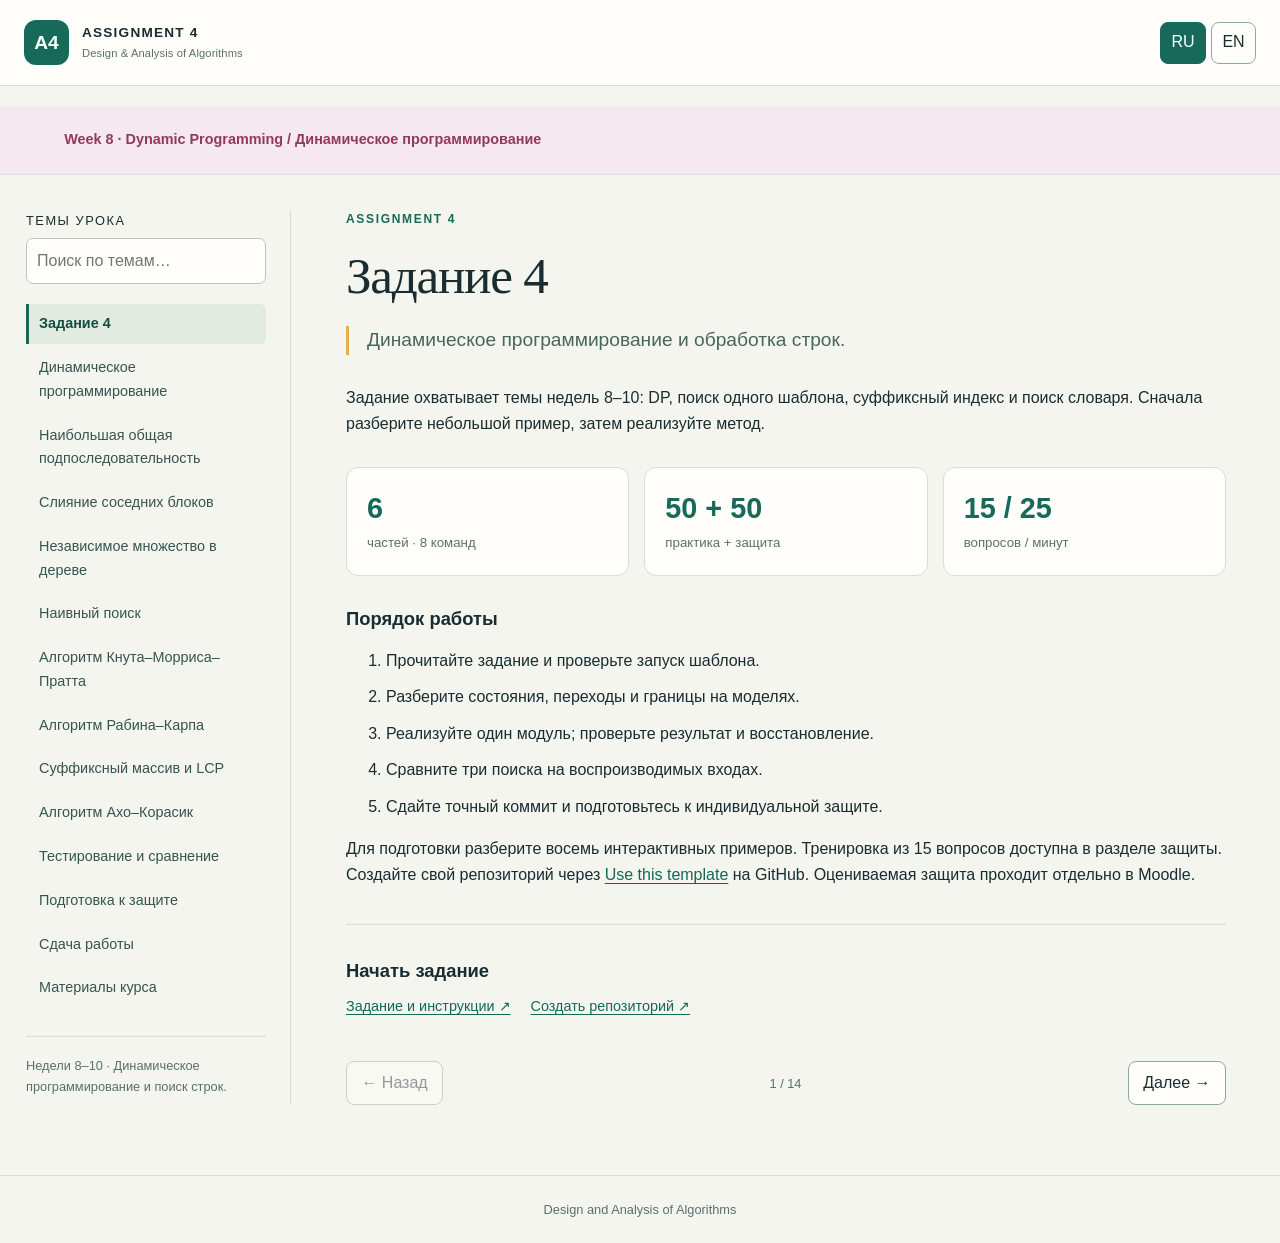
<file: docs/index.html>
<!doctype html>
<html lang="ru">
<head>
<meta charset="utf-8"><meta name="viewport" content="width=device-width, initial-scale=1">
<title>A4 · Dynamic Programming & String Processing</title>
<meta name="description" content="Учебные модели Assignment 4: динамическое программирование и обработка строк.">
<link rel="stylesheet" href="style.css">
<script defer src="content.js"></script><script defer src="app.js"></script>
</head>
<body>
<a class="skip" href="#main">К содержанию / Skip to content</a>
<header><a class="brand" href="#start"><span class="brand-icon">A4</span><span>ASSIGNMENT 4<small>Design & Analysis of Algorithms</small></span></a><div class="language" role="group" aria-label="Language"><button data-lang="RU">RU</button><button data-lang="EN">EN</button></div></header>
<nav class="week8-banner" aria-label="Week 8"><a href="week8/">Week 8 · Dynamic Programming / Динамическое программирование</a></nav>
<div class="shell"><aside><label for="search" id="searchLabel"></label><input id="search" type="search" autocomplete="off"><nav id="nav" aria-label="Topics"></nav><div class="aside-note" id="asideNote"></div></aside>
<main id="main" tabindex="-1"><div class="eyebrow" id="eyebrow"></div><h1 id="title"></h1><p class="lead" id="lead"></p><article id="article"></article><section id="lab" class="lab" hidden aria-labelledby="labHeading"></section><section class="downloads"><h2 id="downloadsTitle"></h2><div id="downloads"></div></section><div class="paging"><button id="prev"></button><span id="position"></span><button id="next"></button></div></main></div>
<footer id="footer"></footer>
</body></html>
</file>
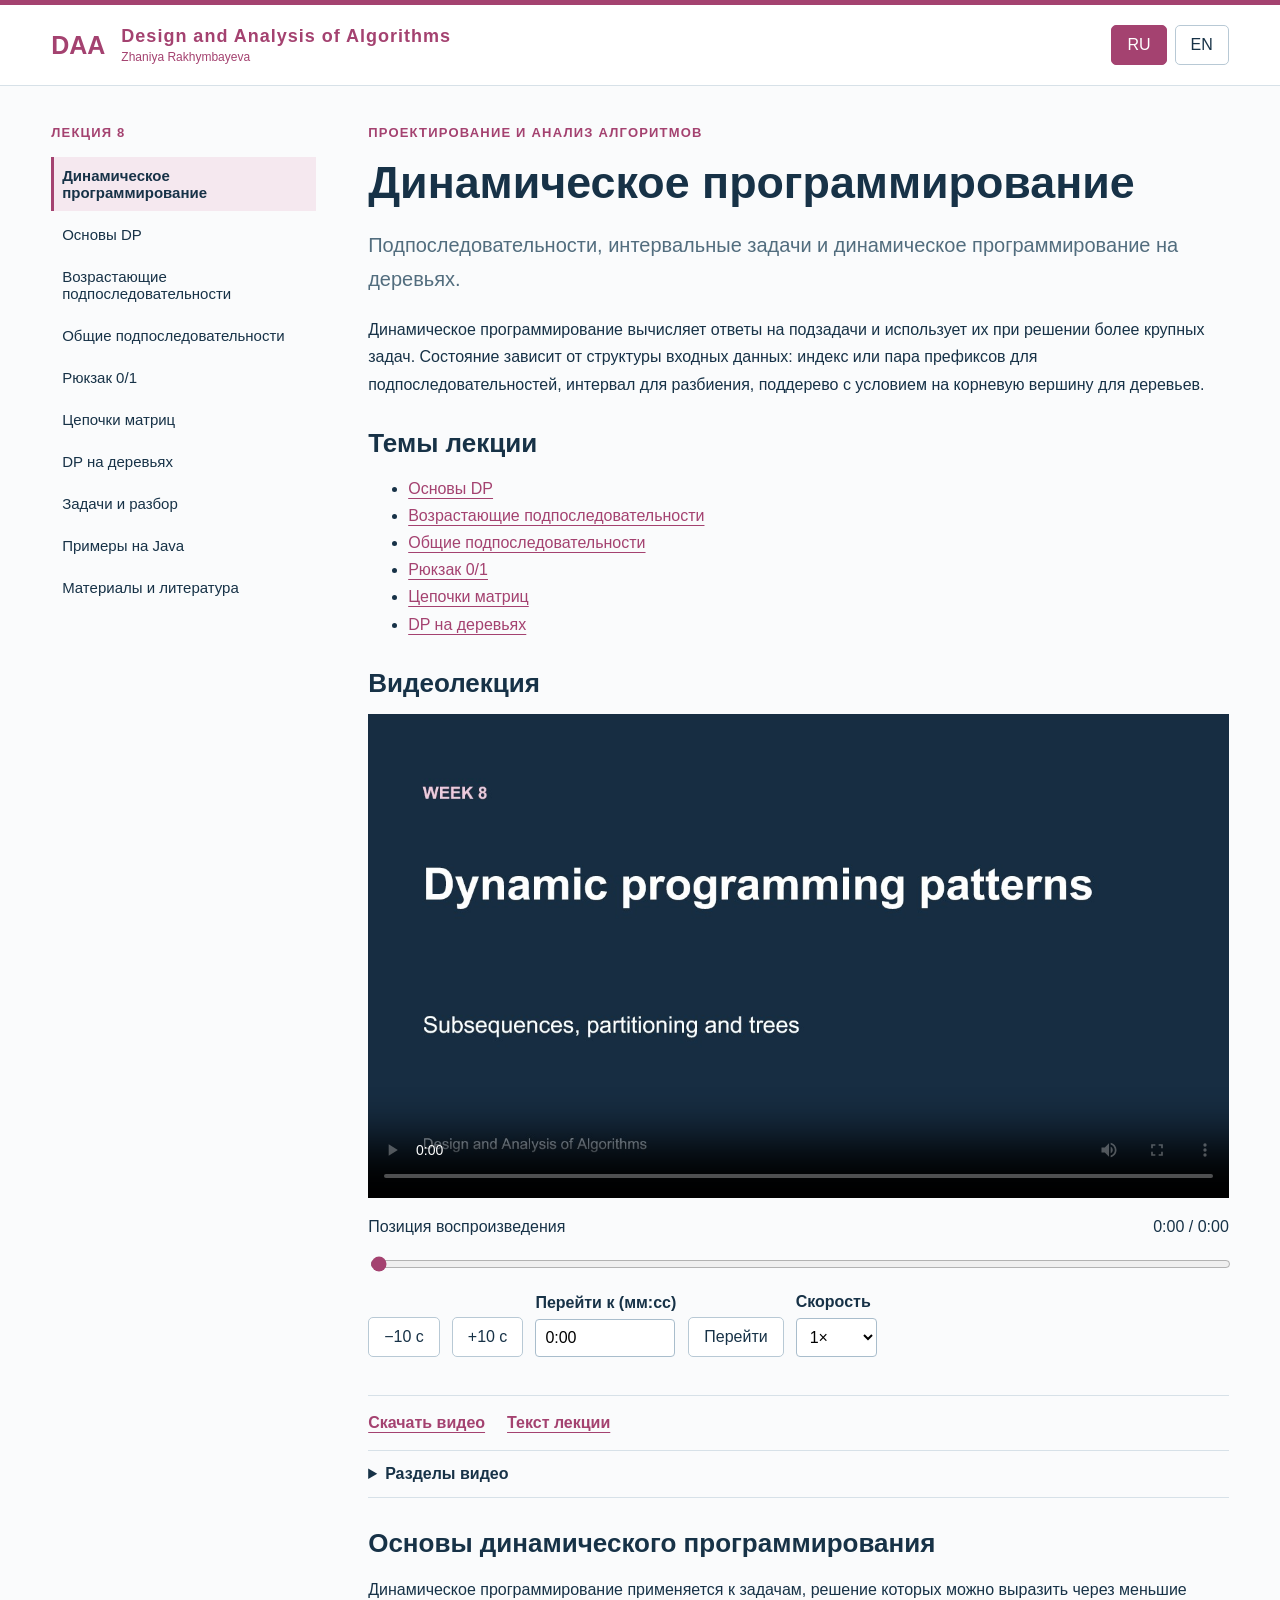
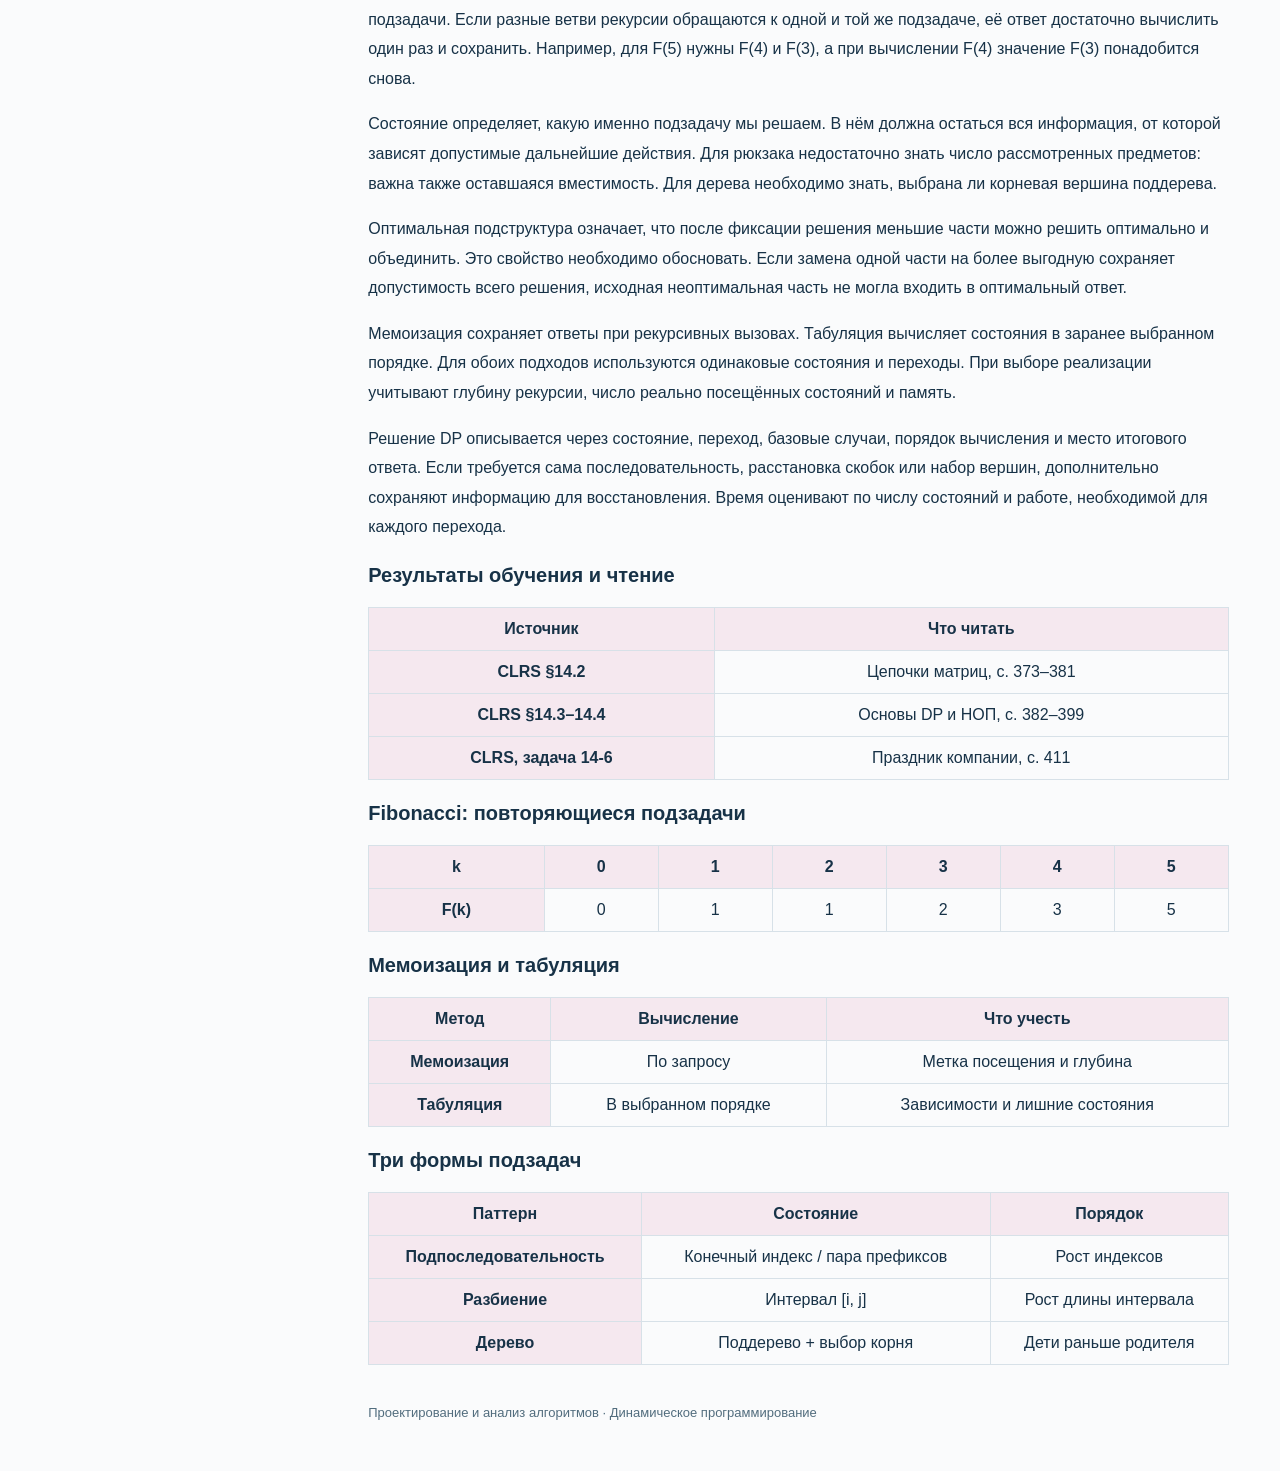
<file: docs/week8/index.html>
<!doctype html><html lang="ru"><head><meta charset="utf-8"><meta name="viewport" content="width=device-width,initial-scale=1"><meta name="description" content="Dynamic programming: subsequences, interval problems, and trees."><title>Week 8 · Dynamic Programming</title><link rel="stylesheet" href="week8.css"><script type="module" src="week8.mjs"></script></head><body>
<a class="skip" href="#main">К содержанию / Skip to content</a>
<header><a class="brand" href="#start">DAA <span>Design and Analysis of Algorithms<small>Zhaniya Rakhymbayeva</small></span></a><div class="lang"><button id="ru" lang="ru">RU</button><button id="en" lang="en">EN</button></div></header>
<div class="layout"><aside><p class="eyebrow" id="routeLabel"></p><nav id="nav" aria-label="Lecture topics"></nav></aside>
<main id="main" tabindex="-1"><p class="eyebrow" id="kicker"></p><h1 id="title"></h1><p class="lead" id="lead"></p><div id="content"></div><section id="workspace" hidden></section><footer id="footer"></footer></main></div>
</body></html>
</file>
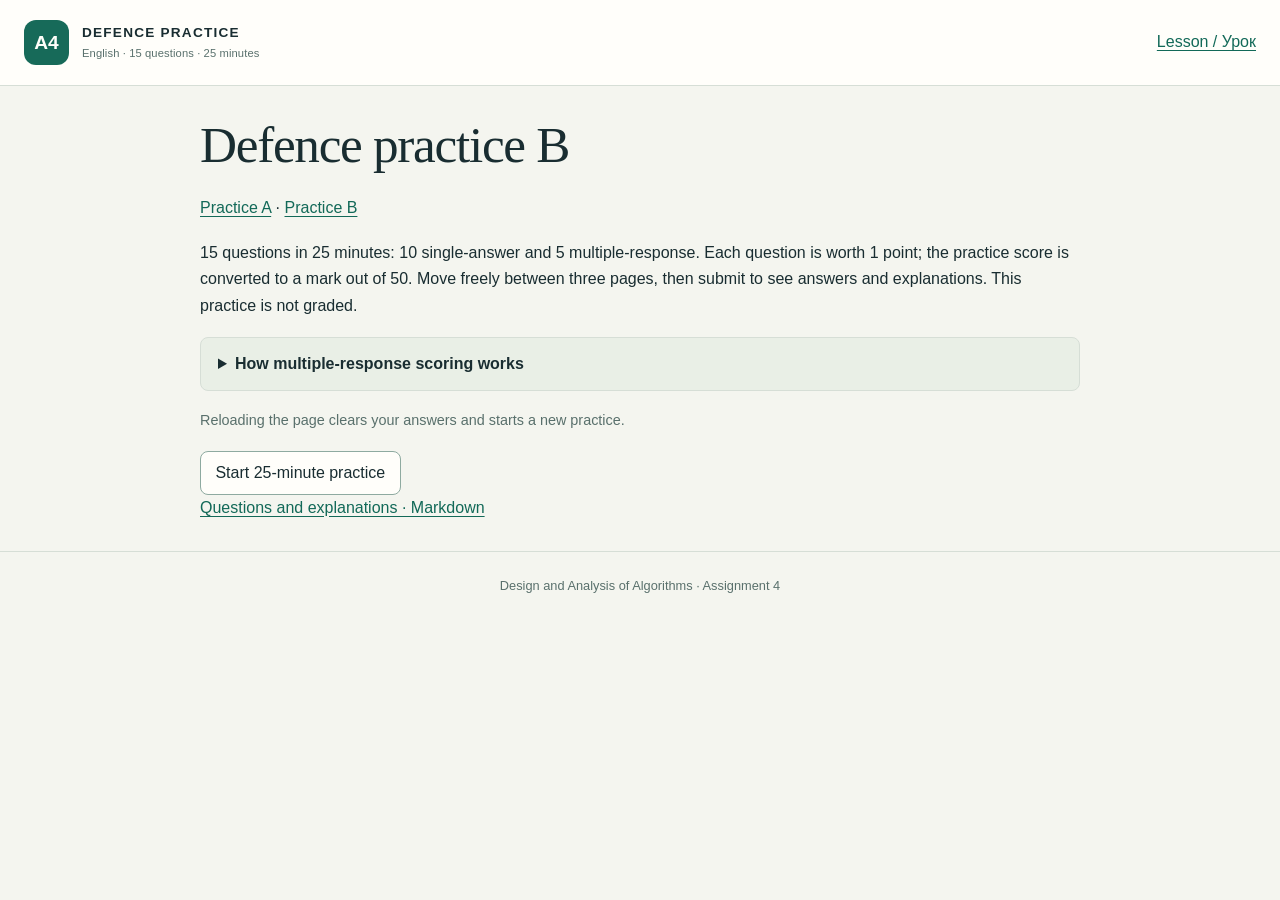
<file: docs/practice-b.html>
<!doctype html><html lang="en"><head><meta charset="utf-8"><meta name="viewport" content="width=device-width,initial-scale=1"><title>A4 · Defence Practice B</title><link rel="stylesheet" href="style.css"><script defer src="practice-b-content.js"></script><script defer src="practice.js"></script>
<style>.practice-shell{max-width:920px;margin:30px auto;padding:0 20px}.practice-card{background:#fffefa;border:1px solid #d6ded6;border-radius:12px;padding:20px;margin:20px 0}.practice-card legend{font-weight:600;padding:0 5px}.practice-card fieldset{border:0;padding:0;margin:0;min-width:0}.practice-card label{display:flex;gap:12px;align-items:flex-start;margin-top:12px;cursor:pointer}.practice-card input{margin-top:7px;flex:none;accent-color:#176a59}.timer{position:sticky;top:0;background:#fffefa;border:1px solid #d6ded6;border-radius:9px;padding:12px 16px;display:flex;gap:14px;align-items:center;justify-content:space-between;z-index:2}.timer strong{font-size:1.3rem;font-variant-numeric:tabular-nums}.option-reason{font-size:.9rem;padding:8px 12px;border-left:3px solid #a8c3b0;margin-top:7px}.score{font-size:1.3rem;padding:18px;background:#e2eddf;border-radius:9px}.hint{font-size:.9rem;color:#59706c}.practice-card.correct{border-color:#26755b}.practice-card.partial{border-color:#b38a35}.practice-card.incorrect{border-color:#b17954}@media(max-width:620px){.practice-shell{padding:0 14px}.practice-card{padding:16px 12px}.timer{font-size:.82rem}.timer strong{font-size:1.1rem}.paging{flex-wrap:wrap}}
</style></head><body><header><a class="brand" href="index.html#defence"><span class="brand-icon">A4</span><span>DEFENCE PRACTICE<small>English · 15 questions · 25 minutes</small></span></a><a href="index.html#defence">Lesson / Урок</a></header><main class="practice-shell"><h1>Defence practice B</h1><p><a href="practice.html">Practice A</a> · <a href="practice-b.html">Practice B</a></p><div id="intro"><p>15 questions in 25 minutes: 10 single-answer and 5 multiple-response. Each question is worth 1 point; the practice score is converted to a mark out of 50. Move freely between three pages, then submit to see answers and explanations. This practice is not graded.</p><details><summary>How multiple-response scoring works</summary><p>With k correct options (2 or 3), each selected correct earns 1/k and each selected wrong deducts 1/(2k). The question floor is 0. Selecting all five gives 0.25 or about 0.67. Full credit needs all correct options and no incorrect options.</p></details><p class="hint">Reloading the page clears your answers and starts a new practice.</p><button id="start">Start 25-minute practice</button><p><a href="materials/Practice_B_EN.md" download>Questions and explanations · Markdown</a></p></div><div id="attempt" hidden><div class="timer"><span id="progress"></span><strong id="time">25:00</strong><button id="submit">Submit practice</button></div><p id="summary" role="status"></p><div id="questions"></div><div class="paging"><button id="back">← Previous page</button><span id="page"></span><button id="forward">Next page →</button></div><p class="hint">Questions 1–10: choose one. Questions 11–15: select all that apply.</p><button id="restart" hidden>Start a new practice</button></div></main><footer>Design and Analysis of Algorithms · Assignment 4</footer></body></html>
</file>
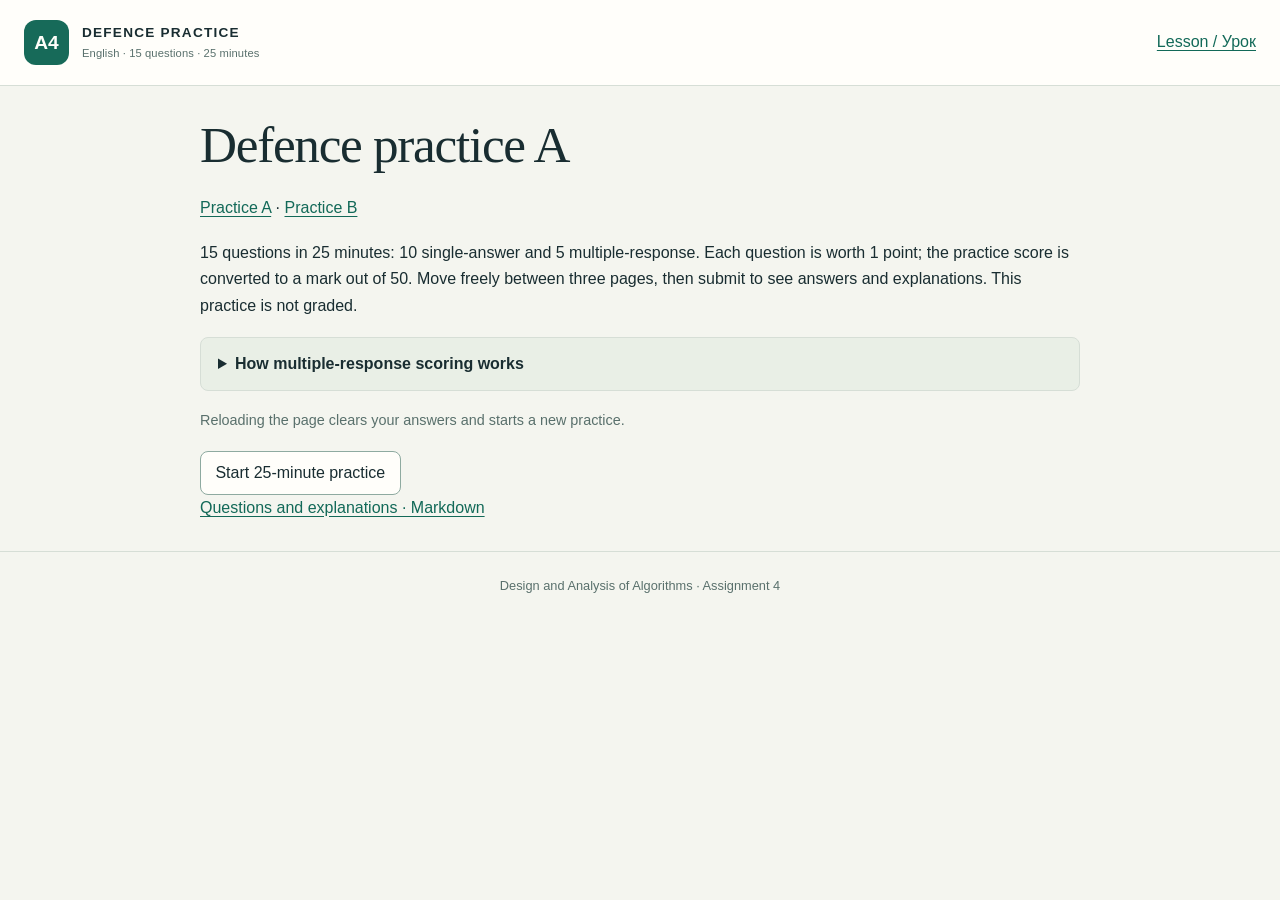
<file: docs/practice.html>
<!doctype html><html lang="en"><head><meta charset="utf-8"><meta name="viewport" content="width=device-width,initial-scale=1"><title>A4 · Defence Practice</title><link rel="stylesheet" href="style.css"><script defer src="practice-content.js"></script><script defer src="practice.js"></script>
<style>.practice-shell{max-width:920px;margin:30px auto;padding:0 20px}.practice-card{background:#fffefa;border:1px solid #d6ded6;border-radius:12px;padding:20px;margin:20px 0}.practice-card legend{font-weight:600;padding:0 5px}.practice-card fieldset{border:0;padding:0;margin:0;min-width:0}.practice-card label{display:flex;gap:12px;align-items:flex-start;margin-top:12px;cursor:pointer}.practice-card input{margin-top:7px;flex:none;accent-color:#176a59}.timer{position:sticky;top:0;background:#fffefa;border:1px solid #d6ded6;border-radius:9px;padding:12px 16px;display:flex;gap:14px;align-items:center;justify-content:space-between;z-index:2}.timer strong{font-size:1.3rem;font-variant-numeric:tabular-nums}.option-reason{font-size:.9rem;padding:8px 12px;border-left:3px solid #a8c3b0;margin-top:7px}.score{font-size:1.3rem;padding:18px;background:#e2eddf;border-radius:9px}.hint{font-size:.9rem;color:#59706c}.practice-card.correct{border-color:#26755b}.practice-card.partial{border-color:#b38a35}.practice-card.incorrect{border-color:#b17954}@media(max-width:620px){.practice-shell{padding:0 14px}.practice-card{padding:16px 12px}.timer{font-size:.82rem}.timer strong{font-size:1.1rem}.paging{flex-wrap:wrap}}
</style></head><body><header><a class="brand" href="index.html#defence"><span class="brand-icon">A4</span><span>DEFENCE PRACTICE<small>English · 15 questions · 25 minutes</small></span></a><a href="index.html#defence">Lesson / Урок</a></header><main class="practice-shell"><h1>Defence practice A</h1><p><a href="practice.html">Practice A</a> · <a href="practice-b.html">Practice B</a></p><div id="intro"><p>15 questions in 25 minutes: 10 single-answer and 5 multiple-response. Each question is worth 1 point; the practice score is converted to a mark out of 50. Move freely between three pages, then submit to see answers and explanations. This practice is not graded.</p><details><summary>How multiple-response scoring works</summary><p>With k correct options (2 or 3), each selected correct earns 1/k and each selected wrong deducts 1/(2k). The question floor is 0. Selecting all five gives 0.25 or about 0.67. Full credit needs all correct options and no incorrect options.</p></details><p class="hint">Reloading the page clears your answers and starts a new practice.</p><button id="start">Start 25-minute practice</button><p><a href="materials/Practice_15_EN.md" download>Questions and explanations · Markdown</a></p></div><div id="attempt" hidden><div class="timer"><span id="progress"></span><strong id="time">25:00</strong><button id="submit">Submit practice</button></div><p id="summary" role="status"></p><div id="questions"></div><div class="paging"><button id="back">← Previous page</button><span id="page"></span><button id="forward">Next page →</button></div><p class="hint">Questions 1–10: choose one. Questions 11–15: select all that apply.</p><button id="restart" hidden>Start a new practice</button></div></main><footer>Design and Analysis of Algorithms · Assignment 4</footer></body></html>
</file>
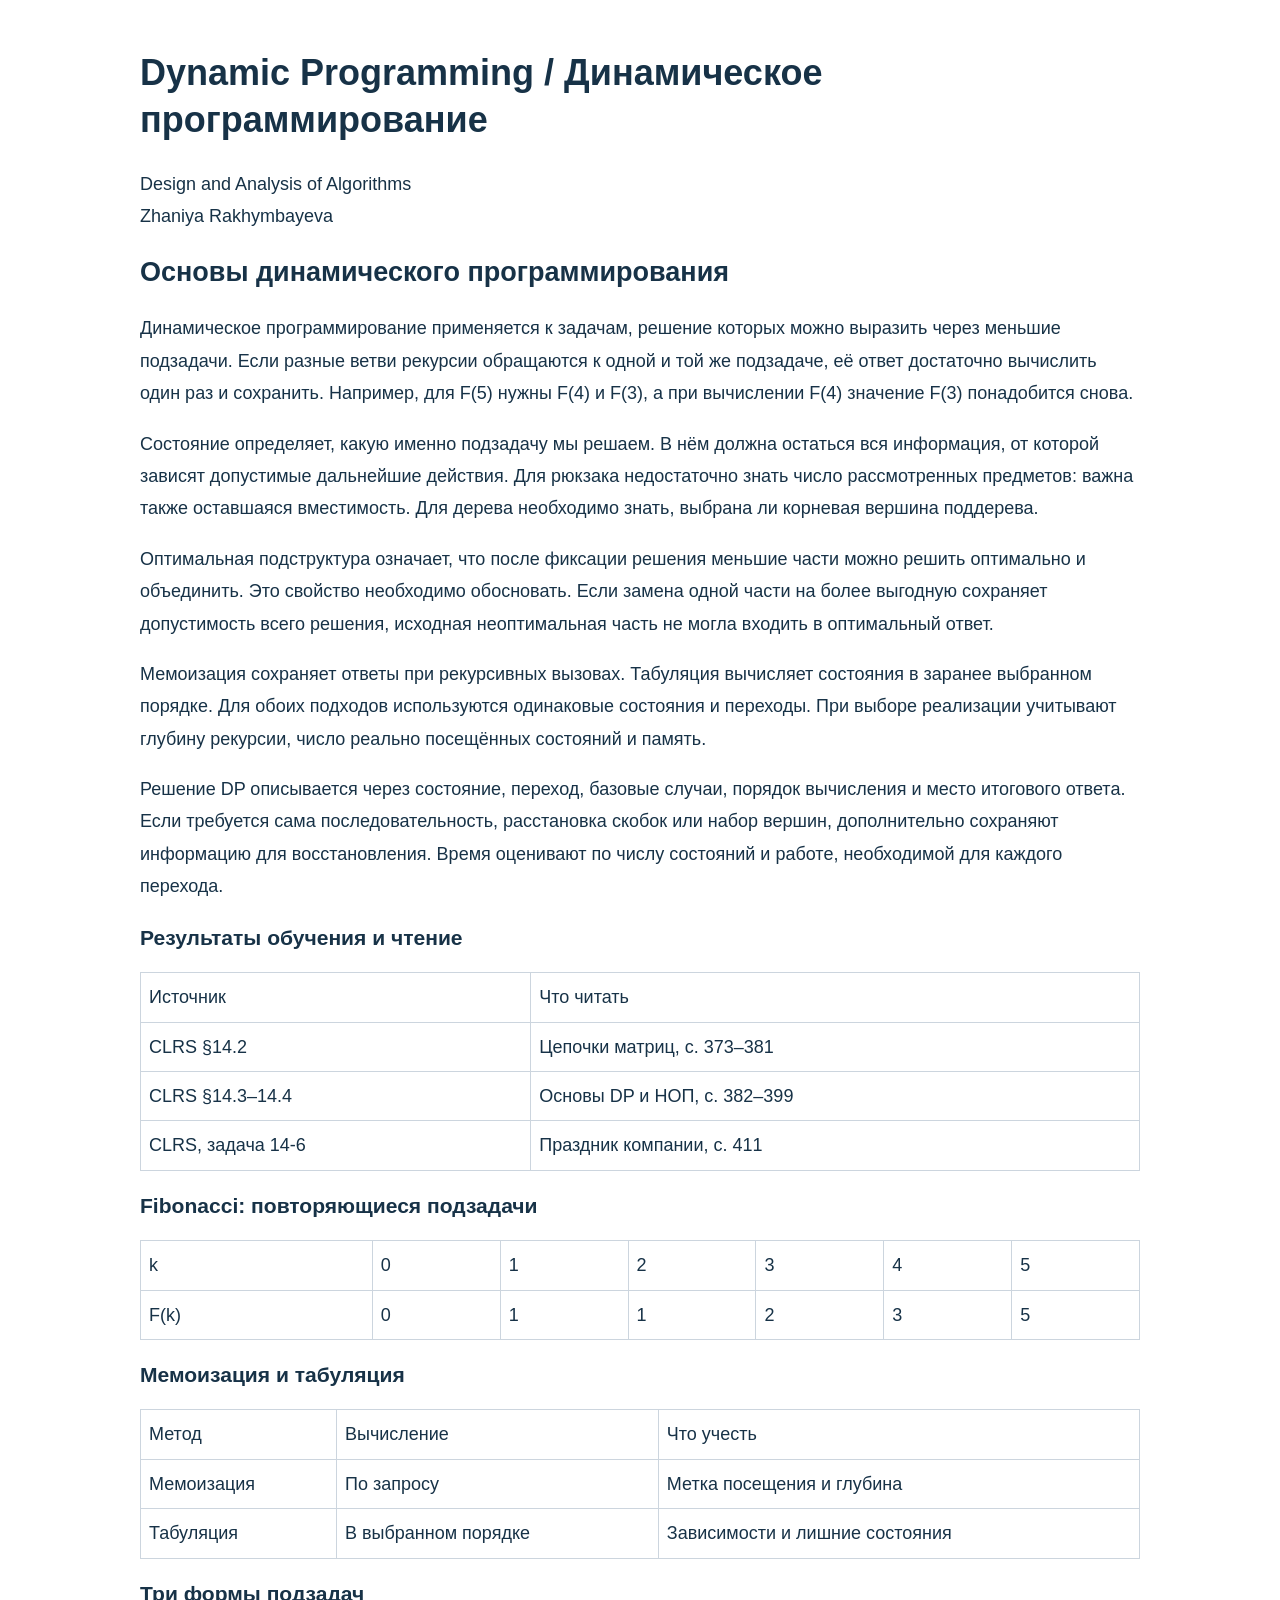
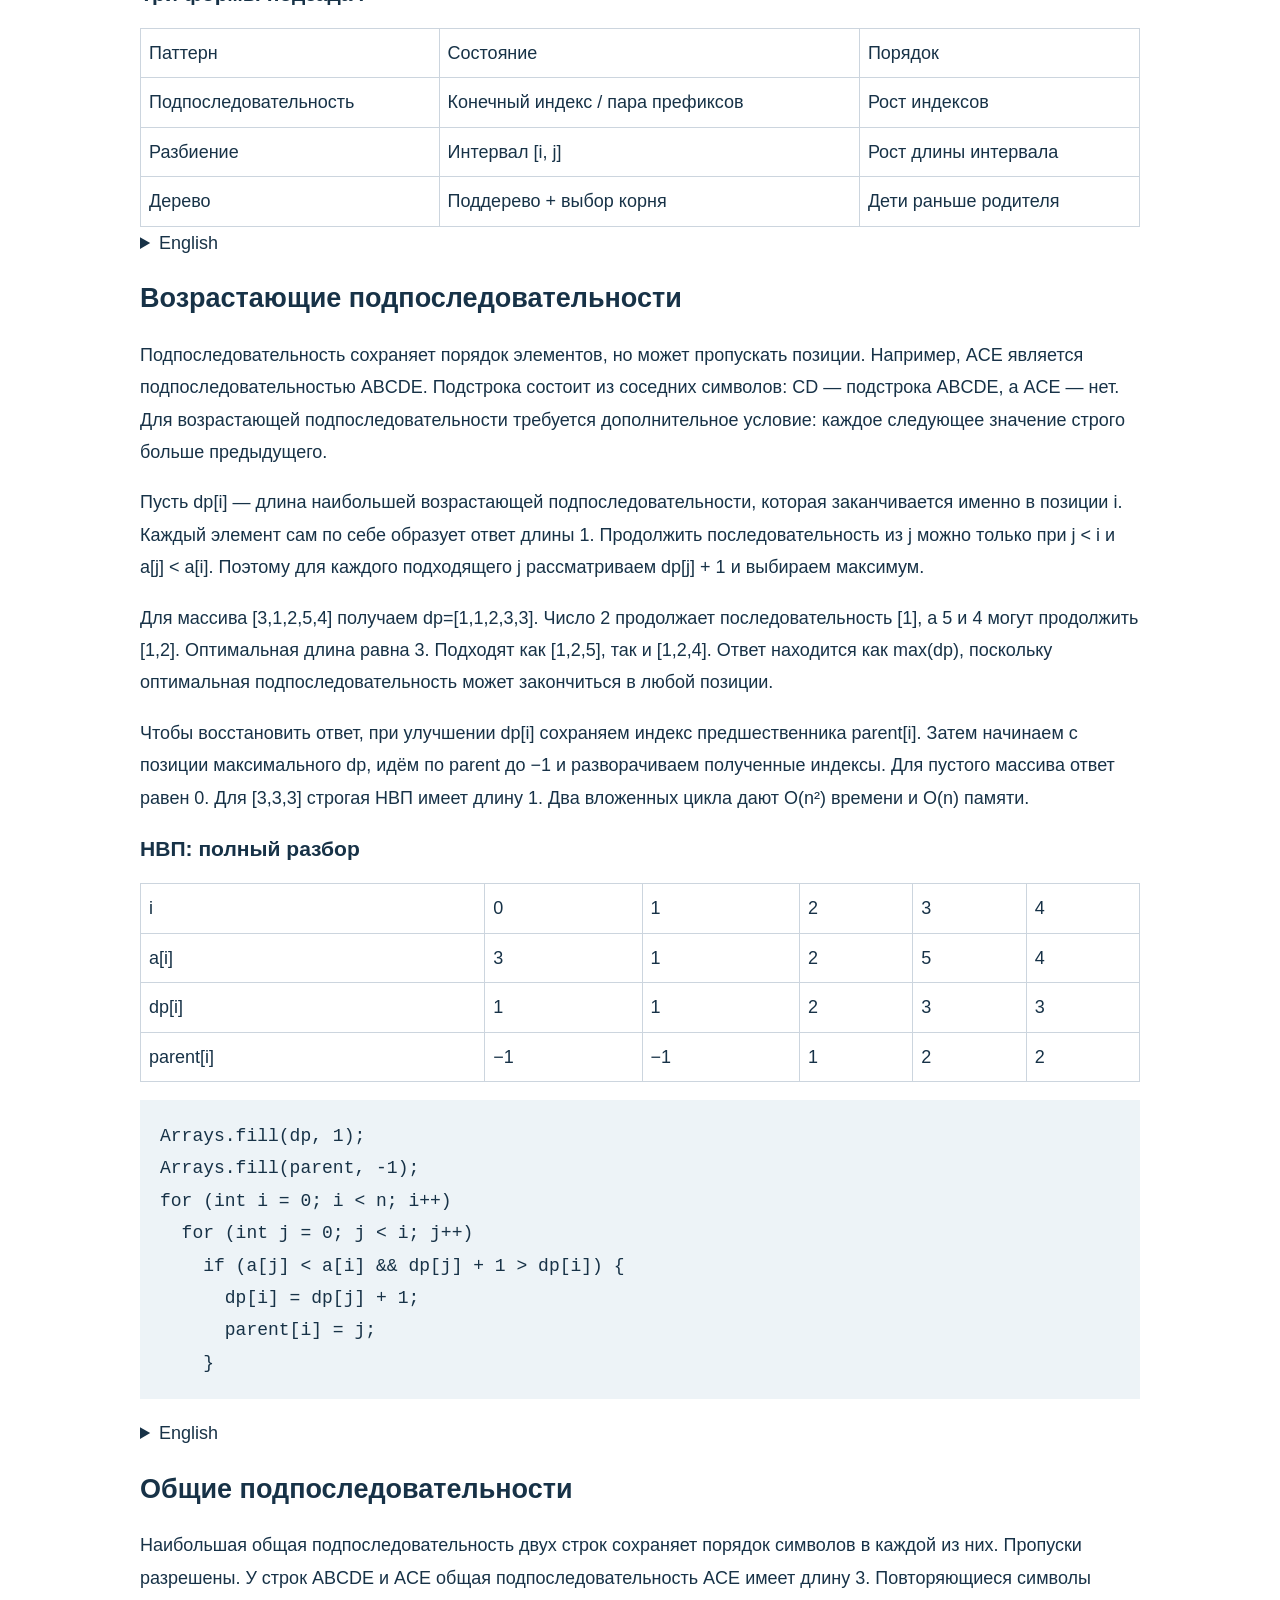
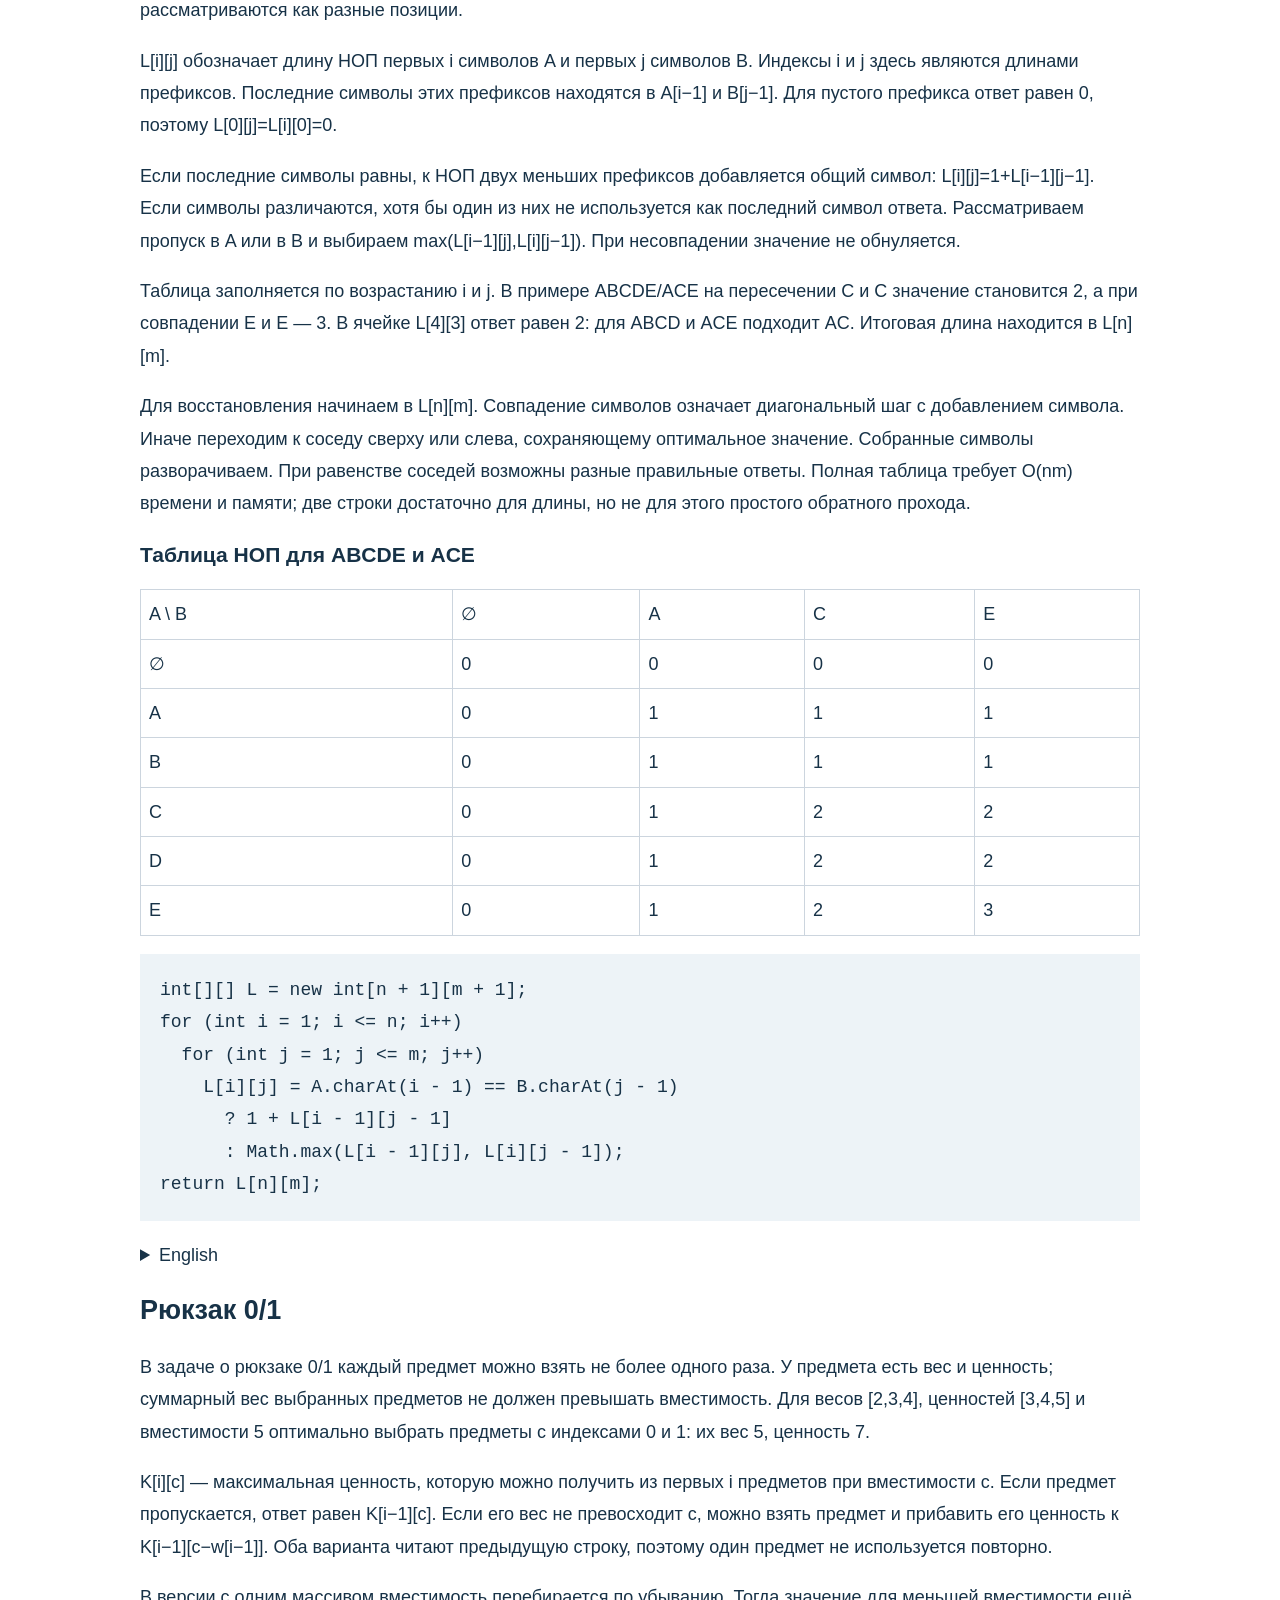
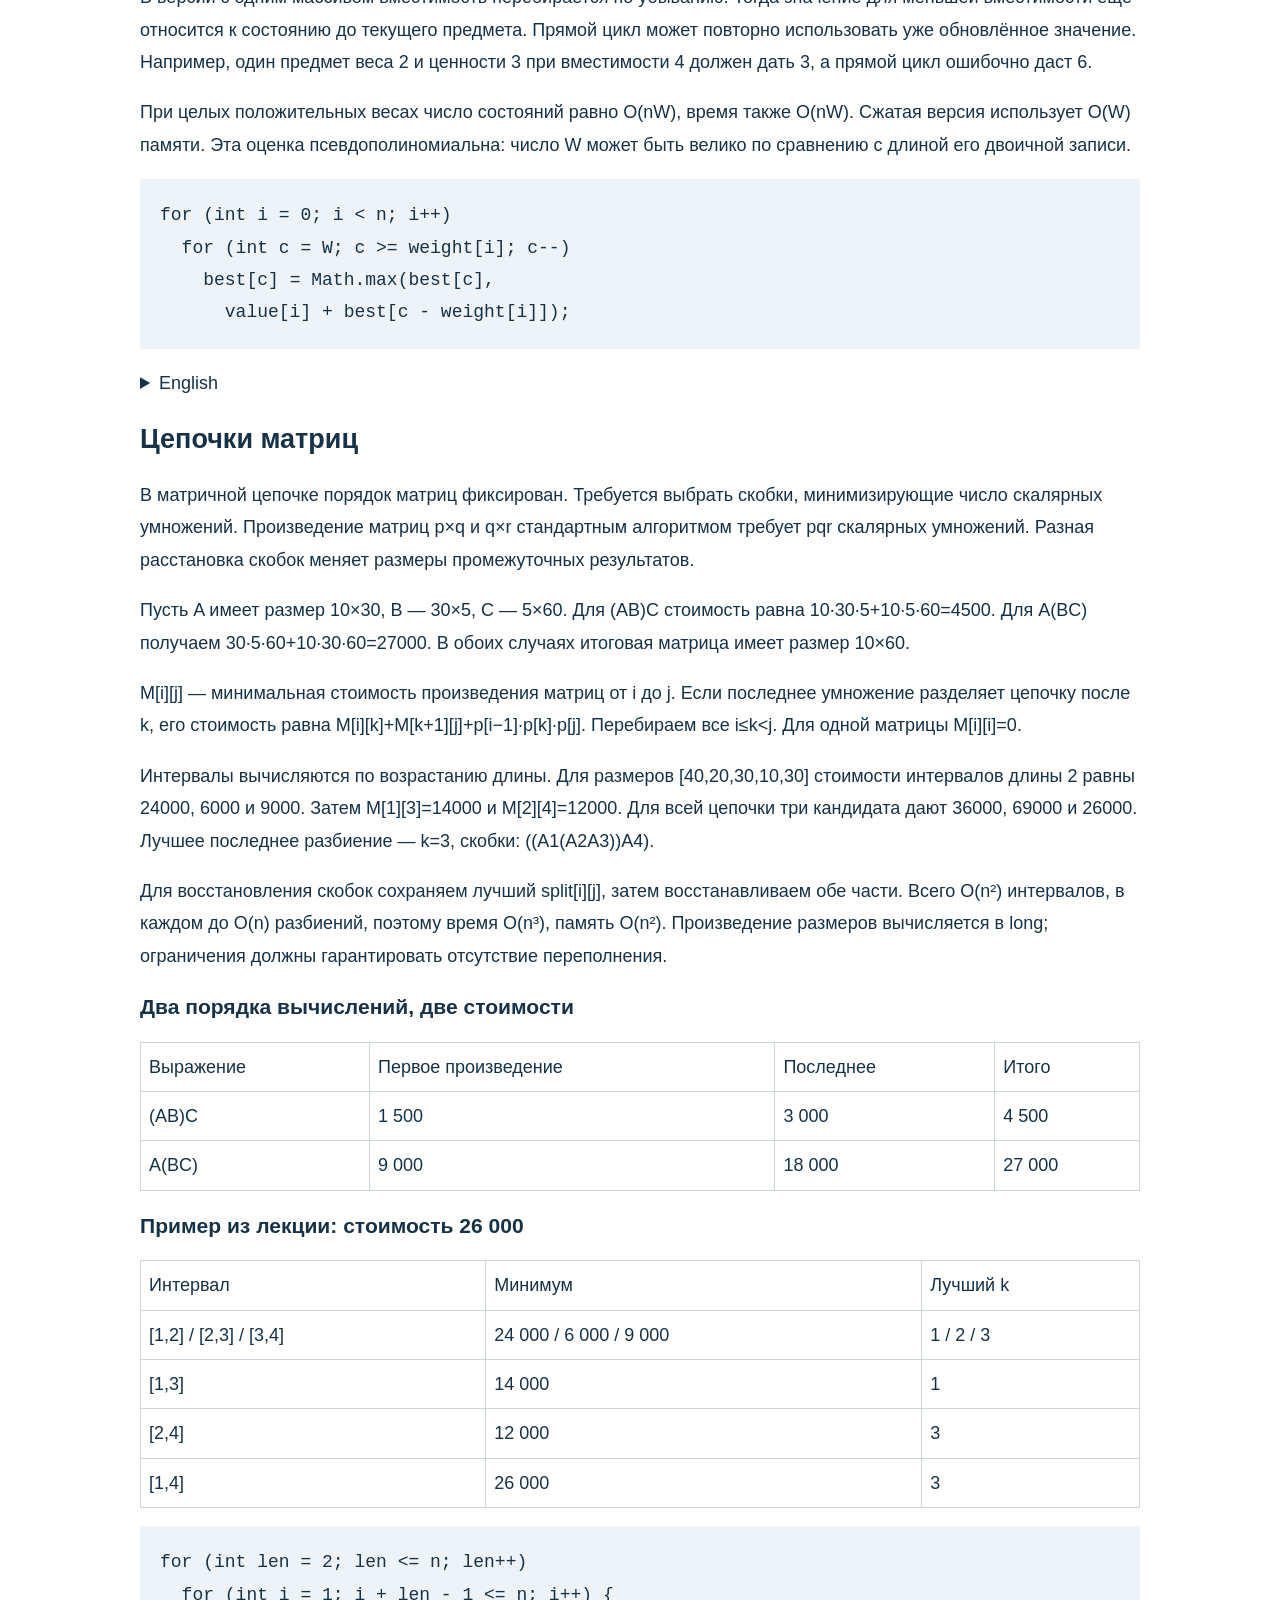
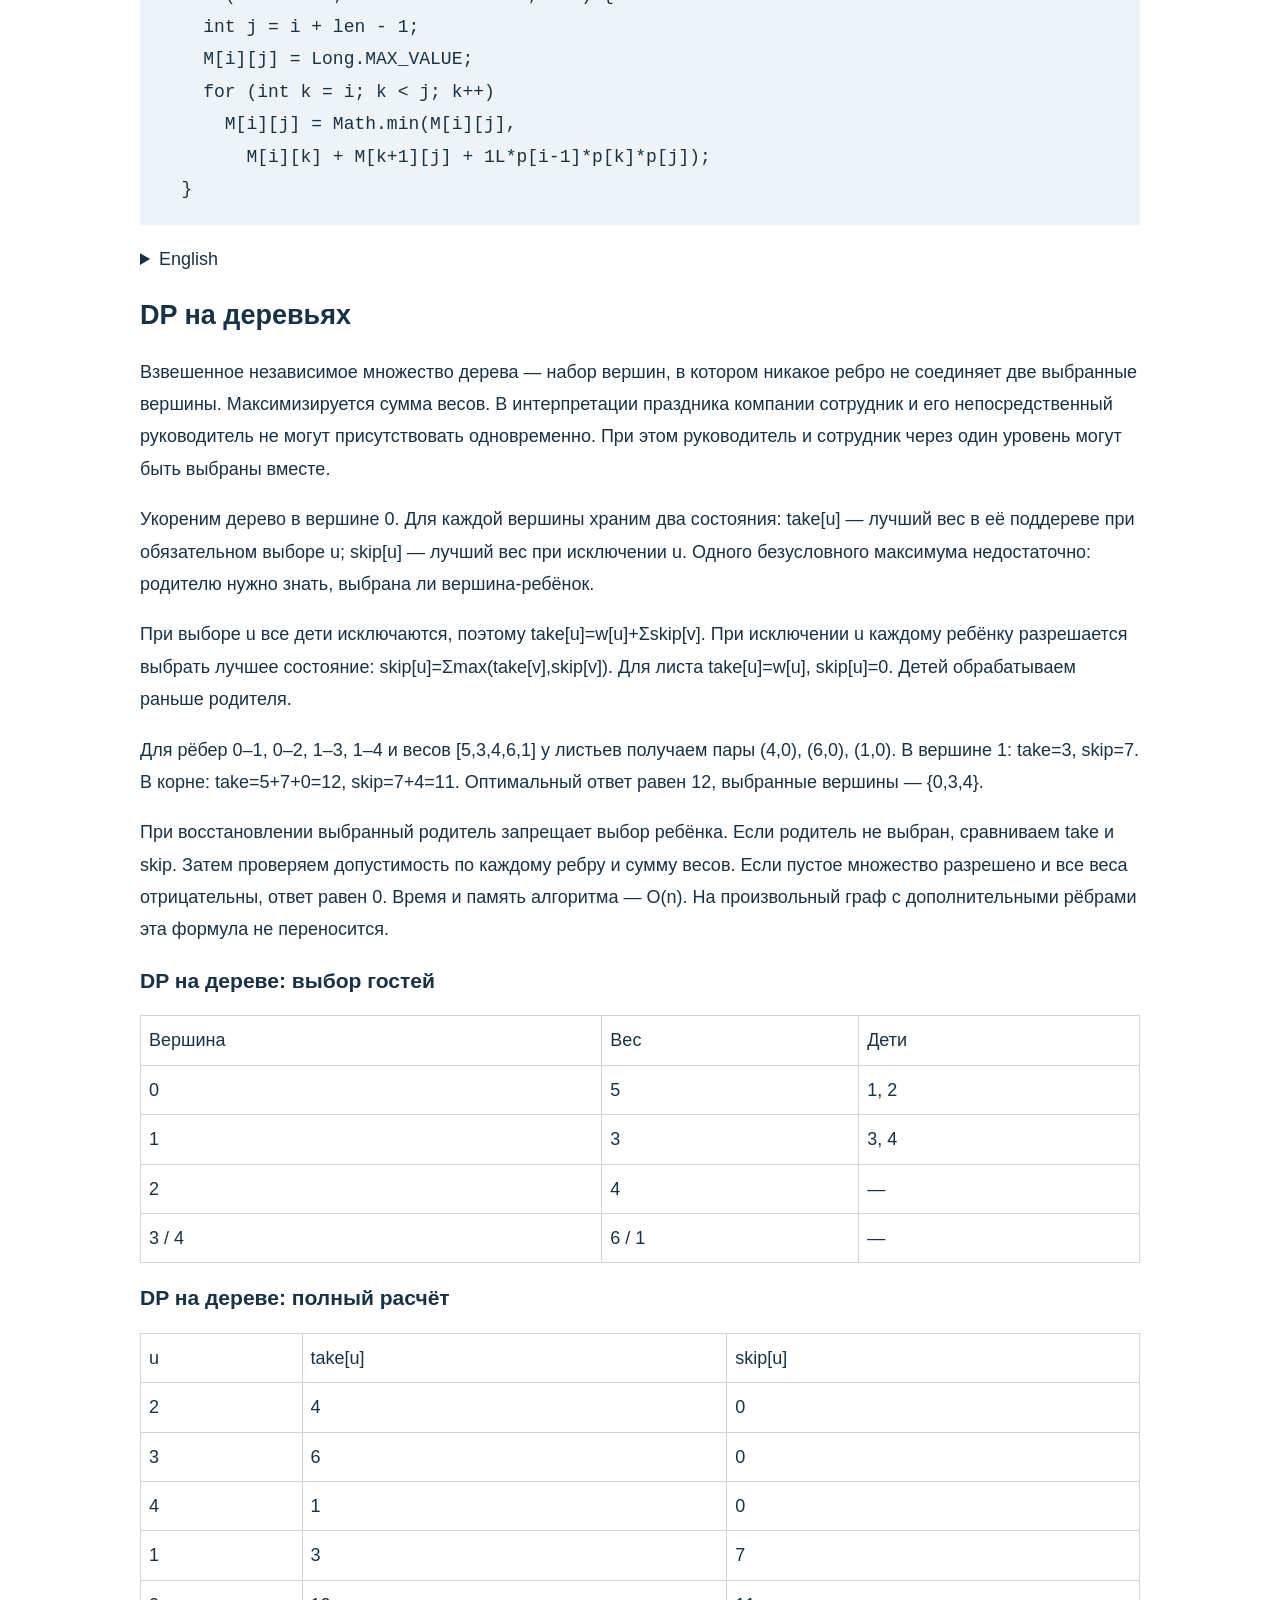
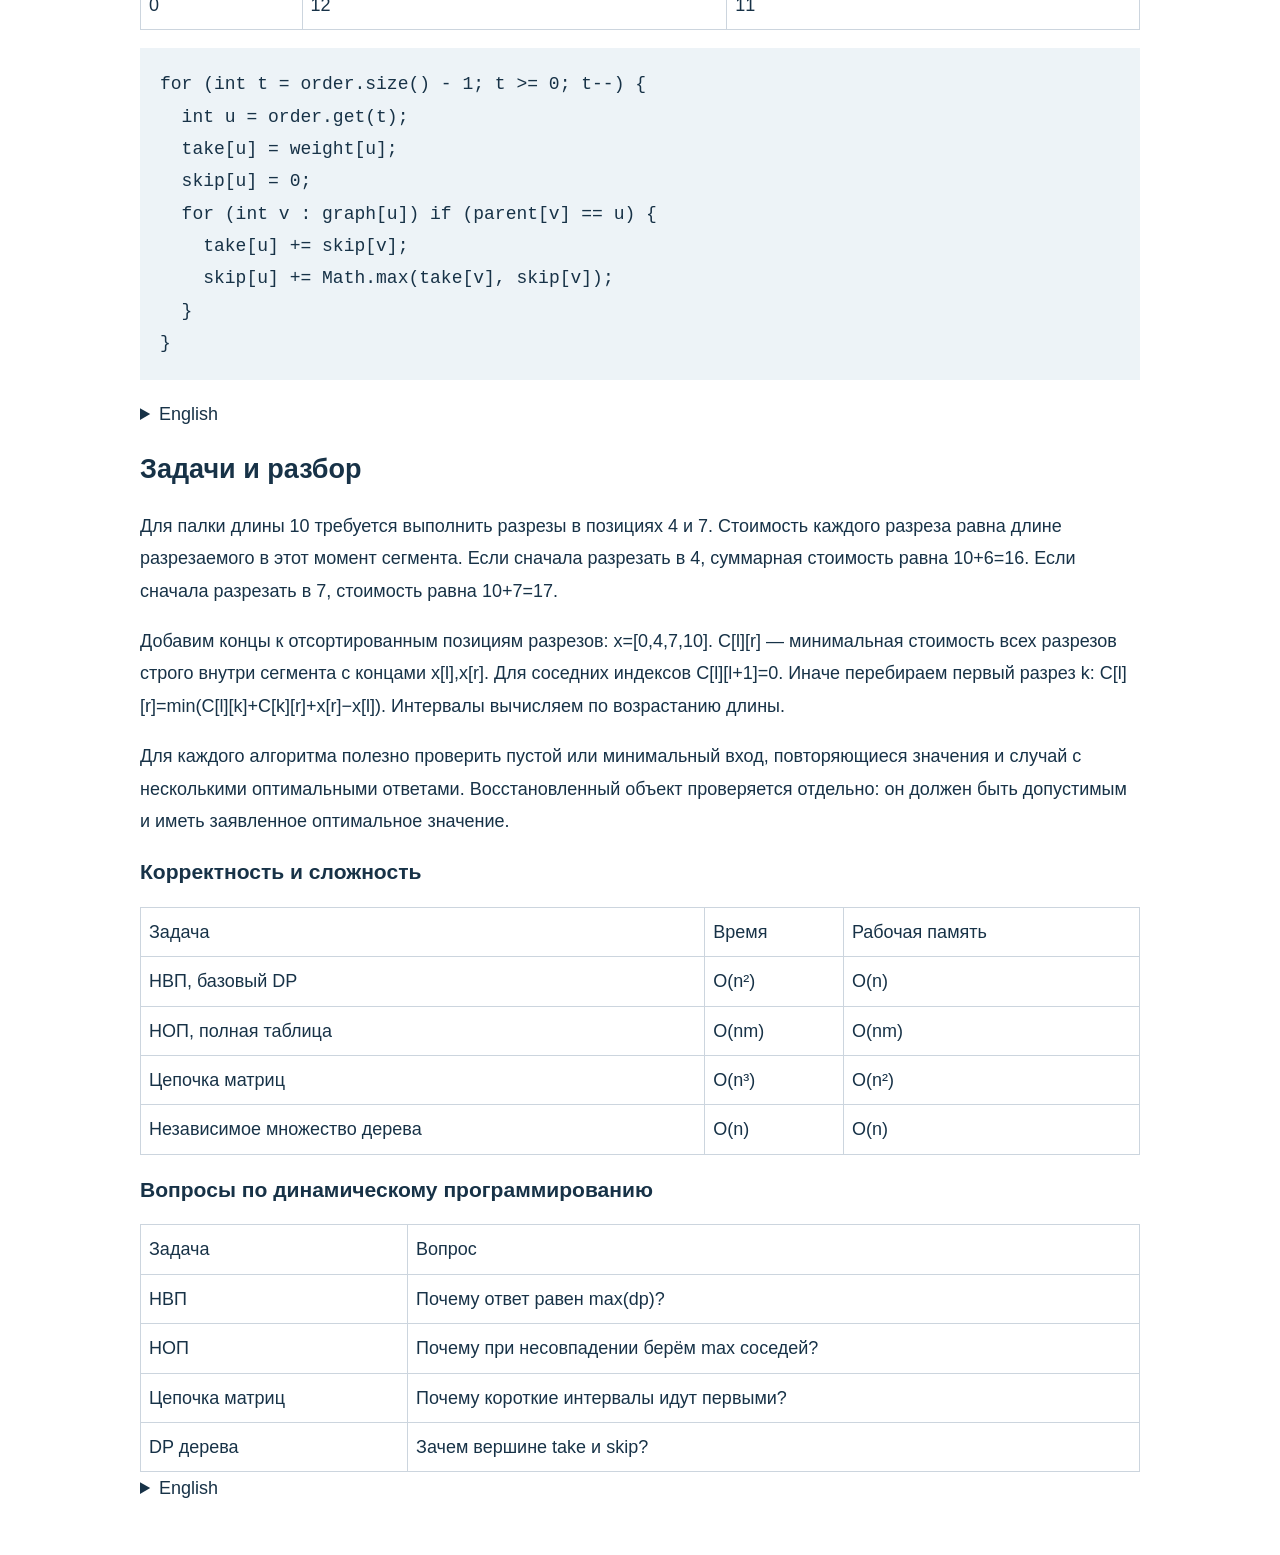
<file: docs/week8/materials/Lecture_Notes_EN_RU.html>
<!doctype html><html lang="ru"><meta charset="utf-8"><meta name="viewport" content="width=device-width,initial-scale=1"><title>Dynamic Programming / Динамическое программирование</title><style>body{max-width:1000px;margin:50px auto;padding:0 24px;font:18px/1.8 Arial;color:#173247}h1,h2,h3{line-height:1.3}pre{white-space:pre-wrap;padding:20px;background:#edf3f7}table{border-collapse:collapse;width:100%}td,th{padding:8px;border:1px solid #ccd5de}a{color:#a44270}</style><body><h1>Dynamic Programming / Динамическое программирование</h1><p>Design and Analysis of Algorithms<br>Zhaniya Rakhymbayeva</p><h2>Основы динамического программирования</h2><p>Динамическое программирование применяется к задачам, решение которых можно выразить через меньшие подзадачи. Если разные ветви рекурсии обращаются к одной и той же подзадаче, её ответ достаточно вычислить один раз и сохранить. Например, для F(5) нужны F(4) и F(3), а при вычислении F(4) значение F(3) понадобится снова.</p><p>Состояние определяет, какую именно подзадачу мы решаем. В нём должна остаться вся информация, от которой зависят допустимые дальнейшие действия. Для рюкзака недостаточно знать число рассмотренных предметов: важна также оставшаяся вместимость. Для дерева необходимо знать, выбрана ли корневая вершина поддерева.</p><p>Оптимальная подструктура означает, что после фиксации решения меньшие части можно решить оптимально и объединить. Это свойство необходимо обосновать. Если замена одной части на более выгодную сохраняет допустимость всего решения, исходная неоптимальная часть не могла входить в оптимальный ответ.</p><p>Мемоизация сохраняет ответы при рекурсивных вызовах. Табуляция вычисляет состояния в заранее выбранном порядке. Для обоих подходов используются одинаковые состояния и переходы. При выборе реализации учитывают глубину рекурсии, число реально посещённых состояний и память.</p><p>Решение DP описывается через состояние, переход, базовые случаи, порядок вычисления и место итогового ответа. Если требуется сама последовательность, расстановка скобок или набор вершин, дополнительно сохраняют информацию для восстановления. Время оценивают по числу состояний и работе, необходимой для каждого перехода.</p><h3>Результаты обучения и чтение</h3><table><tr><td>Источник</td><td>Что читать</td></tr><tr><td>CLRS §14.2</td><td>Цепочки матриц, с. 373–381</td></tr><tr><td>CLRS §14.3–14.4</td><td>Основы DP и НОП, с. 382–399</td></tr><tr><td>CLRS, задача 14-6</td><td>Праздник компании, с. 411</td></tr></table><h3>Fibonacci: повторяющиеся подзадачи</h3><table><tr><td>k</td><td>0</td><td>1</td><td>2</td><td>3</td><td>4</td><td>5</td></tr><tr><td>F(k)</td><td>0</td><td>1</td><td>1</td><td>2</td><td>3</td><td>5</td></tr></table><h3>Мемоизация и табуляция</h3><table><tr><td>Метод</td><td>Вычисление</td><td>Что учесть</td></tr><tr><td>Мемоизация</td><td>По запросу</td><td>Метка посещения и глубина</td></tr><tr><td>Табуляция</td><td>В выбранном порядке</td><td>Зависимости и лишние состояния</td></tr></table><h3>Три формы подзадач</h3><table><tr><td>Паттерн</td><td>Состояние</td><td>Порядок</td></tr><tr><td>Подпоследовательность</td><td>Конечный индекс / пара префиксов</td><td>Рост индексов</td></tr><tr><td>Разбиение</td><td>Интервал [i, j]</td><td>Рост длины интервала</td></tr><tr><td>Дерево</td><td>Поддерево + выбор корня</td><td>Дети раньше родителя</td></tr></table><details><summary>English</summary><h3>Dynamic programming patterns</h3><p>Dynamic programming solves problems by expressing their answers through smaller subproblems and storing results that will be needed again. Three structures occur frequently: a position in a sequence, a contiguous interval, and a rooted subtree. These structures determine what a state needs to remember and which answers must be available before it can be computed. We will examine increasing subsequences and common subsequences, then use interval states to choose parentheses for matrix multiplication. Finally, we will select a maximum weight independent set in a tree. Each example begins with the meaning of its state. The recurrence follows from the legal choices, and the evaluation order follows from the dependencies. We will also recover the actual sequence, expression, or selected vertices, because the optimal value alone does not identify the solution. The same questions apply throughout: what information does this subproblem need, which choices cover all valid solutions, and why can smaller optimal answers be combined?</p><h3>Learning outcomes and reading</h3><p>A complete dynamic programming solution includes a precise state definition, a recurrence, base cases, an evaluation order, and the location of the final answer. When the required output is a sequence or a set rather than its value, the solution also needs reconstruction. Correctness can be established by induction in the dependency order. Each transition must construct a legal solution, and every optimal solution must correspond to a choice considered by that transition. For matrix chains, the final multiplication determines the split. For a common subsequence, the final characters determine the two cases. For a tree, the choice at the subtree root determines which child states are allowed. Chapter fourteen of Introduction to Algorithms develops these ideas through rod cutting, matrix-chain multiplication, and longest common subsequences. The company-party problem gives a tree application. Fibonacci and zero-one knapsack provide additional examples of how repeated subproblems and state restrictions affect the implementation.</p><h3>Why stored answers help</h3><p>Dynamic programming is useful when a problem can be expressed using smaller subproblems and those subproblems recur. Optimal substructure means that, once a relevant choice is fixed, the remaining parts can use their own optimal solutions. We must justify this property rather than assume it. Overlap means that separate branches of a recursive search ask the same question again. Saving the answer prevents repeated work. Compare this with merge sort. Its two recursive calls work on separate halves, and there is normally no repeated request for the same half within one run. A dynamic programming recurrence often forms a directed acyclic graph of dependencies. This connects directly to topological ordering. A state is sufficient only when two situations with that same state have the same possible future decisions and the same relevant outcome. If capacity affects future choices, for example, the state must include capacity. A table alone does not make an algorithm correct or efficient.</p><h3>Fibonacci: repeated subproblems</h3><p>Consider Fibonacci numbers, with zero as the zeroth value and one as the first. To compute the fifth value recursively, we request the fourth and third. Computing the fourth requests the third again. The same duplication continues at smaller indices. A memoized function checks whether an answer already exists before making recursive calls. A bottom-up version fills the values in increasing index order. Both compute only a linear number of distinct states, with constant work per state under a fixed-width arithmetic model. The naive recursive method takes exponential time, while these versions take linear time. For the fifth value, the table is zero, one, one, two, three, five. This is a warm-up, not the main intellectual challenge. Fibonacci already gives us the recurrence. In more interesting problems, deciding what the state should mean is the difficult part. Also remember that fixed-width Java integers eventually overflow. If we use arbitrary precision numbers, arithmetic cost grows with the number of bits.</p><h3>Memoization and tabulation</h3><p>There are two common ways to evaluate the same recurrence. Memoization keeps a recursive description and stores completed answers. It can avoid states that are never reached, but it needs a call stack and a reliable way to distinguish a missing entry from a valid answer. Zero is often a valid answer, so a separate visited flag can be useful. Tabulation chooses a valid order in advance and fills a table with loops. It avoids recursive call overhead and often makes memory compression easier. However, it may also compute states that memoization never needs. Therefore, we should not claim that tabulation is always faster or always uses less memory. These are implementation trade-offs. For either approach, correctness depends on the same state definition and recurrence. Before changing one implementation into the other, list the dependencies of a state. The loop order must make those dependencies available. For interval problems that usually means increasing interval length. For a rooted tree it means processing children before their parent.</p><h3>A complete DP specification</h3><p>Here is the specification we will use for every example. First, define the state in words, including exactly which input elements it covers and which restrictions apply. Second, list the choices that can produce a valid solution and turn them into a recurrence. Third, handle the smallest subproblems with explicit base cases. Fourth, choose an evaluation order and explain why every dependency is ready. Fifth, locate the answer to the original problem. Sometimes it is the last table entry, but sometimes it is the maximum over many entries. Sixth, decide whether we need an actual sequence, a parenthesization, or a set of selected nodes. These outputs require reconstruction information or an appropriate backtracking procedure. Finally, justify correctness and analyze time and memory. A useful time estimate is the number of states multiplied by the amount of work per state, with separate accounting when the work varies. You should be able to apply this checklist before writing any loops.</p><h3>Three shapes of subproblems</h3><p>The three patterns differ mainly in the structure of their states. In longest increasing subsequence, one useful state records the best subsequence ending at a particular position. In longest common subsequence, the state uses a pair of prefix lengths, because the answer depends on two strings. In matrix-chain multiplication, the natural question is the cheapest way to evaluate a contiguous interval of matrices. In tree independent set, a state refers to a rooted subtree and records whether its root is selected. Notice that the dimensions of the table come from the information the subproblem needs. They are not arbitrary choices. A two-dimensional table can represent two prefixes, two interval boundaries, or a node and a binary condition. Those meanings require different transitions and different orders. A problem can first be classified by writing its state definition. Recognizing a familiar pattern helps, but the definition must still match the exact problem.</p></details><h2>Возрастающие подпоследовательности</h2><p>Подпоследовательность сохраняет порядок элементов, но может пропускать позиции. Например, ACE является подпоследовательностью ABCDE. Подстрока состоит из соседних символов: CD — подстрока ABCDE, а ACE — нет. Для возрастающей подпоследовательности требуется дополнительное условие: каждое следующее значение строго больше предыдущего.</p><p>Пусть dp[i] — длина наибольшей возрастающей подпоследовательности, которая заканчивается именно в позиции i. Каждый элемент сам по себе образует ответ длины 1. Продолжить последовательность из j можно только при j &lt; i и a[j] &lt; a[i]. Поэтому для каждого подходящего j рассматриваем dp[j] + 1 и выбираем максимум.</p><p>Для массива [3,1,2,5,4] получаем dp=[1,1,2,3,3]. Число 2 продолжает последовательность [1], а 5 и 4 могут продолжить [1,2]. Оптимальная длина равна 3. Подходят как [1,2,5], так и [1,2,4]. Ответ находится как max(dp), поскольку оптимальная подпоследовательность может закончиться в любой позиции.</p><p>Чтобы восстановить ответ, при улучшении dp[i] сохраняем индекс предшественника parent[i]. Затем начинаем с позиции максимального dp, идём по parent до −1 и разворачиваем полученные индексы. Для пустого массива ответ равен 0. Для [3,3,3] строгая НВП имеет длину 1. Два вложенных цикла дают O(n²) времени и O(n) памяти.</p><h3>НВП: полный разбор</h3><table><tr><td>i</td><td>0</td><td>1</td><td>2</td><td>3</td><td>4</td></tr><tr><td>a[i]</td><td>3</td><td>1</td><td>2</td><td>5</td><td>4</td></tr><tr><td>dp[i]</td><td>1</td><td>1</td><td>2</td><td>3</td><td>3</td></tr><tr><td>parent[i]</td><td>−1</td><td>−1</td><td>1</td><td>2</td><td>2</td></tr></table><pre><code>Arrays.fill(dp, 1);
Arrays.fill(parent, -1);
for (int i = 0; i &lt; n; i++)
  for (int j = 0; j &lt; i; j++)
    if (a[j] &lt; a[i] &amp;&amp; dp[j] + 1 &gt; dp[i]) {
      dp[i] = dp[j] + 1;
      parent[i] = j;
    }</code></pre><details><summary>English</summary><h3>Subsequence and substring</h3><p>Before deriving a recurrence, we need to understand the object we are choosing. A subsequence preserves the order of the original elements, but it may skip positions. A substring uses consecutive positions. In the string A B C D E, A C E is a subsequence because we can keep positions one, three, and five. It is not a substring because those positions are separated. C D is both a substring and a subsequence. E A is neither, because it reverses the order. This distinction changes algorithms. Longest common substring uses a recurrence that resets a value after a mismatch. Longest common subsequence can skip a character and keep the best result from a neighboring prefix state. Ask yourself whether the problem allows gaps before choosing a formula. For our examples, an empty subsequence is allowed, and repeated letters are distinct positions. We match positions in increasing order even when their character values are equal.</p><h3>Longest increasing subsequence</h3><p>Let us find a strictly increasing subsequence in the array three, one, two, five, four. We define dp at index i as the length of the longest increasing subsequence ending exactly at that index. The phrase ending exactly here is essential. It means the current element must belong to the subsequence. To extend an earlier solution, we choose an earlier index j whose value is strictly smaller than the current value. Appending the current element then adds one to the length stored at j. We take the best such predecessor. If no predecessor works, the element alone gives length one. The final answer is the maximum entry of the array, because the best subsequence may end anywhere. It is not automatically the last entry. For empty input we return length zero. Strict increase uses a less-than comparison. Replacing it with less-than-or-equal solves the different problem of longest nondecreasing subsequence, which treats equal adjacent values differently.</p><h3>LIS: a complete trace</h3><p>We now evaluate the array from left to right. At index zero, value three has no earlier predecessor, so its length is one. At index one, value one cannot extend three, so its length is also one. At index two, value two can extend one and reaches length two. At index three, value five can extend the subsequence one, two, reaching length three. At index four, value four can also extend one, two and reaches length three. It cannot extend five because four is smaller. Our table is therefore one, one, two, three, three. Several optimal answers can exist, and a correct implementation may reconstruct either one, two, five or one, two, four. Now predict the result for three, three, three. A strictly increasing subsequence has length one. For a decreasing array the answer is also one, provided the array is nonempty. These are useful tests for the comparison and initialization rules.</p><h3>LIS reconstruction in Java</h3><p>The length table does not directly contain a chosen subsequence. To reconstruct one, initialize a parent array with minus one. Whenever an earlier index j improves the best length ending at i, store j as the parent of i. After filling the table, find an index with maximum length and follow its parent links until the sentinel minus one. We collect values in reverse order, so we reverse the collected list before returning it. In our example, choosing the last maximum gives indices four, two, one in reverse. Their values become one, two, four after reversal. Different tie rules may produce a different optimal subsequence, so tests should normally check its length, increasing order, and whether it is a subsequence of the input. The double loop takes quadratic time, and the two arrays use linear memory. A binary search method reduces the time to n log n, but its tails array has a different meaning.</p></details><h2>Общие подпоследовательности</h2><p>Наибольшая общая подпоследовательность двух строк сохраняет порядок символов в каждой из них. Пропуски разрешены. У строк ABCDE и ACE общая подпоследовательность ACE имеет длину 3. Повторяющиеся символы рассматриваются как разные позиции.</p><p>L[i][j] обозначает длину НОП первых i символов A и первых j символов B. Индексы i и j здесь являются длинами префиксов. Последние символы этих префиксов находятся в A[i−1] и B[j−1]. Для пустого префикса ответ равен 0, поэтому L[0][j]=L[i][0]=0.</p><p>Если последние символы равны, к НОП двух меньших префиксов добавляется общий символ: L[i][j]=1+L[i−1][j−1]. Если символы различаются, хотя бы один из них не используется как последний символ ответа. Рассматриваем пропуск в A или в B и выбираем max(L[i−1][j],L[i][j−1]). При несовпадении значение не обнуляется.</p><p>Таблица заполняется по возрастанию i и j. В примере ABCDE/ACE на пересечении C и C значение становится 2, а при совпадении E и E — 3. В ячейке L[4][3] ответ равен 2: для ABCD и ACE подходит AC. Итоговая длина находится в L[n][m].</p><p>Для восстановления начинаем в L[n][m]. Совпадение символов означает диагональный шаг с добавлением символа. Иначе переходим к соседу сверху или слева, сохраняющему оптимальное значение. Собранные символы разворачиваем. При равенстве соседей возможны разные правильные ответы. Полная таблица требует O(nm) времени и памяти; две строки достаточно для длины, но не для этого простого обратного прохода.</p><h3>Таблица НОП для ABCDE и ACE</h3><table><tr><td>A \ B</td><td>∅</td><td>A</td><td>C</td><td>E</td></tr><tr><td>∅</td><td>0</td><td>0</td><td>0</td><td>0</td></tr><tr><td>A</td><td>0</td><td>1</td><td>1</td><td>1</td></tr><tr><td>B</td><td>0</td><td>1</td><td>1</td><td>1</td></tr><tr><td>C</td><td>0</td><td>1</td><td>2</td><td>2</td></tr><tr><td>D</td><td>0</td><td>1</td><td>2</td><td>2</td></tr><tr><td>E</td><td>0</td><td>1</td><td>2</td><td>3</td></tr></table><pre><code>int[][] L = new int[n + 1][m + 1];
for (int i = 1; i &lt;= n; i++)
  for (int j = 1; j &lt;= m; j++)
    L[i][j] = A.charAt(i - 1) == B.charAt(j - 1)
      ? 1 + L[i - 1][j - 1]
      : Math.max(L[i - 1][j], L[i][j - 1]);
return L[n][m];</code></pre><details><summary>English</summary><h3>LCS: two prefixes define a state</h3><p>Longest common subsequence compares two sequences. Our first string is A B C D E and the second is A C E. We define L at i, j as the length of a longest common subsequence between the first i characters of A and the first j characters of B. We use half-open prefix notation, so a prefix of length i ends just before index i. This makes the empty prefix natural. The table has one extra row and one extra column. Row zero and column zero contain zeros because an empty sequence has no nonempty common subsequence with any other sequence. The original problem is the table entry at the two full lengths. We are not requiring the current last characters to appear in the answer, which is different from our LIS state. Keep this difference in mind when locating the result. In this simple example, A C E is common to both strings and has length three.</p><h3>LCS recurrence</h3><p>To derive the LCS recurrence, compare the last characters of the two prefixes. If they are equal, we can extend an optimal common subsequence of the two shorter prefixes by this matching character. The value is one plus the diagonal entry. If the characters differ, a common subsequence cannot use both as its final matching pair. At least one of these final positions is unused. We therefore consider skipping the last position of A or skipping the last position of B, and take the larger answer. These choices cover all possibilities for an optimal solution. The base cases handle either empty prefix. A row-by-row evaluation from small indices to large indices makes the diagonal, above, and left dependencies available. Notice that a mismatch does not reset the answer to zero. Resetting would discard useful subsequences containing earlier matches. That rule belongs to the longest common substring problem, where consecutive positions are required. Write the state sentence beside the recurrence to keep these problems separate.</p><h3>LCS table for ABCDE and ACE</h3><p>Let us fill the complete table for our two strings. The first row and first column are zero. Comparing A with A gives one, and that value remains available as the second prefix grows. On the row for B, no new character matches the current characters of A C E, so the best value stays one. On the row for C and column for C, we add one to the diagonal value one, obtaining two. At the next column we keep that value even though C and E differ. The row for D also preserves the best length two. Finally, E matches E and extends the diagonal length two to three. The bottom-right entry is three. Before looking at the finished row, predict the value at the D row and E column. It is two, representing the common subsequence A C. This table is a record of prefix questions, so every entry has a concrete interpretation beyond its number.</p><h3>LCS backtracking</h3><p>To recover a longest common subsequence, start at the bottom-right corner of the full table. When the two current characters match, record that character and move diagonally to the shorter prefixes. When they do not match, move toward an above or left neighbor that retains the optimal value. Continue until one prefix becomes empty. For our example, we record E, later C, and finally A. Reversing these characters gives A C E. A tie between the above and left values means that more than one optimal route may exist. A deterministic implementation can prefer one direction, but it should not claim that its resulting string is the only answer. The classic textbook example A B C B D A B and B D C A B A has optimal length four and several possible answers. If we compress the table to two rows, the length is still available, but this simple backtracking procedure loses information. Reconstruction requires retaining decisions or using a different method.</p><h3>LCS implementation in Java</h3><p>This Java fragment directly implements the prefix definition. We allocate n plus one rows and m plus one columns. Java initializes primitive integer arrays to zero, giving the required boundary conditions. The loops begin at one because row zero and column zero already represent empty prefixes. To access a character, subtract one from its prefix length. On a match, use the diagonal value plus one. Otherwise, take the maximum from above and left. The answer is L at n, m. Each table cell uses constant work, so there are order n times m operations and the full table uses the same order of memory. If we only need the length, we can keep the previous row and current row, giving linear memory in the shorter string length. That optimization should follow a correct full-table implementation. These examples use Latin characters. Java char values are UTF-sixteen code units, so a general Unicode application may require code-point processing.</p><h3>Related sequence problems</h3><p>Related sequence problems include edit distance and longest palindromic subsequence. For edit distance with unit costs, an empty prefix needs one insertion per character of the other prefix. The boundary values are therefore i and j, not all zeros. Each interior state considers deletion, insertion, and replacement or matching. For longest palindromic subsequence, the state refers to an interval within one string. A single character has length one, and an empty interval has length zero. Matching endpoints can contribute two plus the interior answer. Different endpoints require skipping one side and taking the maximum. This example also shows that pattern categories overlap. A problem about a subsequence can use interval states. We choose the state according to dependencies, not according to one keyword in the problem title. In each new problem, derive the bases again instead of copying them from LCS.</p></details><h2>Рюкзак 0/1</h2><p>В задаче о рюкзаке 0/1 каждый предмет можно взять не более одного раза. У предмета есть вес и ценность; суммарный вес выбранных предметов не должен превышать вместимость. Для весов [2,3,4], ценностей [3,4,5] и вместимости 5 оптимально выбрать предметы с индексами 0 и 1: их вес 5, ценность 7.</p><p>K[i][c] — максимальная ценность, которую можно получить из первых i предметов при вместимости c. Если предмет пропускается, ответ равен K[i−1][c]. Если его вес не превосходит c, можно взять предмет и прибавить его ценность к K[i−1][c−w[i−1]]. Оба варианта читают предыдущую строку, поэтому один предмет не используется повторно.</p><p>В версии с одним массивом вместимость перебирается по убыванию. Тогда значение для меньшей вместимости ещё относится к состоянию до текущего предмета. Прямой цикл может повторно использовать уже обновлённое значение. Например, один предмет веса 2 и ценности 3 при вместимости 4 должен дать 3, а прямой цикл ошибочно даст 6.</p><p>При целых положительных весах число состояний равно O(nW), время также O(nW). Сжатая версия использует O(W) памяти. Эта оценка псевдополиномиальна: число W может быть велико по сравнению с длиной его двоичной записи.</p><pre><code>for (int i = 0; i &lt; n; i++)
  for (int c = W; c &gt;= weight[i]; c--)
    best[c] = Math.max(best[c],
      value[i] + best[c - weight[i]]);</code></pre><details><summary>English</summary><h3>0/1 knapsack as a bridge</h3><p>Zero-one knapsack gives another example of choosing or skipping. Suppose the weights are two, three, and four, the values are three, four, and five, and the capacity is five. Selecting the first two items gives weight five and value seven. Define K at i, c as the maximum total value using the first i items with total weight at most c. We can skip the current item and keep the previous row at capacity c. If it fits, we can take it and add its value to the previous row at the remaining capacity. Using the previous row prevents selecting the same item again. The zero-item row is zero when selecting nothing is allowed. With positive integer weights, the time is order n times capacity. This is pseudopolynomial because capacity can be much larger than the number of bits used to write it. Dynamic programming does not automatically guarantee polynomial time in input length.</p><h3>Why the knapsack loop runs downward</h3><p>Now consider memory compression for zero-one knapsack. If we store only one array, we must ensure that the remaining-capacity value still refers to the previous item stage. Processing capacities from high to low achieves this. A smaller capacity has not yet been updated for the current item, so reading it cannot reuse that item. If we process capacities upward, we may read a value already improved by the same item, accidentally implementing repeated selection. A tiny counterexample makes the issue visible. Take one item of weight two and value three with capacity four. The zero-one optimum is three because we have only one item. An ascending loop first writes three at capacity two, then reads that new value when it reaches capacity four and produces six. That is wrong for zero-one knapsack. The same issue occurs in other compressed recurrences: memory compression changes which time stage a table entry represents, so loop direction becomes part of the correctness argument.</p></details><h2>Цепочки матриц</h2><p>В матричной цепочке порядок матриц фиксирован. Требуется выбрать скобки, минимизирующие число скалярных умножений. Произведение матриц p×q и q×r стандартным алгоритмом требует pqr скалярных умножений. Разная расстановка скобок меняет размеры промежуточных результатов.</p><p>Пусть A имеет размер 10×30, B — 30×5, C — 5×60. Для (AB)C стоимость равна 10·30·5+10·5·60=4500. Для A(BC) получаем 30·5·60+10·30·60=27000. В обоих случаях итоговая матрица имеет размер 10×60.</p><p>M[i][j] — минимальная стоимость произведения матриц от i до j. Если последнее умножение разделяет цепочку после k, его стоимость равна M[i][k]+M[k+1][j]+p[i−1]·p[k]·p[j]. Перебираем все i≤k&lt;j. Для одной матрицы M[i][i]=0.</p><p>Интервалы вычисляются по возрастанию длины. Для размеров [40,20,30,10,30] стоимости интервалов длины 2 равны 24000, 6000 и 9000. Затем M[1][3]=14000 и M[2][4]=12000. Для всей цепочки три кандидата дают 36000, 69000 и 26000. Лучшее последнее разбиение — k=3, скобки: ((A1(A2A3))A4).</p><p>Для восстановления скобок сохраняем лучший split[i][j], затем восстанавливаем обе части. Всего O(n²) интервалов, в каждом до O(n) разбиений, поэтому время O(n³), память O(n²). Произведение размеров вычисляется в long; ограничения должны гарантировать отсутствие переполнения.</p><h3>Два порядка вычислений, две стоимости</h3><table><tr><td>Выражение</td><td>Первое произведение</td><td>Последнее</td><td>Итого</td></tr><tr><td>(AB)C</td><td>1 500</td><td>3 000</td><td>4 500</td></tr><tr><td>A(BC)</td><td>9 000</td><td>18 000</td><td>27 000</td></tr></table><h3>Пример из лекции: стоимость 26 000</h3><table><tr><td>Интервал</td><td>Минимум</td><td>Лучший k</td></tr><tr><td>[1,2] / [2,3] / [3,4]</td><td>24 000 / 6 000 / 9 000</td><td>1 / 2 / 3</td></tr><tr><td>[1,3]</td><td>14 000</td><td>1</td></tr><tr><td>[2,4]</td><td>12 000</td><td>3</td></tr><tr><td>[1,4]</td><td>26 000</td><td>3</td></tr></table><pre><code>for (int len = 2; len &lt;= n; len++)
  for (int i = 1; i + len - 1 &lt;= n; i++) {
    int j = i + len - 1;
    M[i][j] = Long.MAX_VALUE;
    for (int k = i; k &lt; j; k++)
      M[i][j] = Math.min(M[i][j],
        M[i][k] + M[k+1][j] + 1L*p[i-1]*p[k]*p[j]);
  }</code></pre><details><summary>English</summary><h3>Partitioning a matrix chain</h3><p>Our next pattern chooses a split inside an interval. Matrix multiplication is associative, so different parenthesizations give the same mathematical product, provided the dimensions are compatible. However, intermediate matrix sizes can change the number of scalar multiplications dramatically. Multiplying a matrix with p rows and q columns by one with q rows and r columns costs p times q times r scalar multiplications using the standard algorithm. Matrix-chain optimization chooses parentheses while preserving the original matrix order. It does not reorder the matrices, and it does not compute the matrix entries themselves. Think of it as planning a computation before executing it. The output can be a minimum cost and an expression describing the order of operations. We will start with three matrices, where there are just two parenthesizations, then generalize to an interval state. The final multiplication always splits the chain into a left contiguous part and a right contiguous part.</p><h3>Two parenthesizations, two costs</h3><p>Let us calculate both possibilities rather than accept the answer on faith. For open parenthesis A B close parenthesis C, the first multiplication costs ten times thirty times five, which is fifteen hundred. Its result has ten rows and five columns. Multiplying that result by C costs ten times five times sixty, which is three thousand. The total is forty-five hundred. For A open parenthesis B C close parenthesis, the first multiplication costs thirty times five times sixty, which is nine thousand, and creates a thirty by sixty matrix. Multiplying A by that matrix costs ten times thirty times sixty, or eighteen thousand. The total is twenty-seven thousand. Both expressions have the same final dimensions, but one uses six times as many scalar multiplications. Before moving on, identify the dimensions of each intermediate result yourself. That check explains why the transition cost depends on the two interval boundaries and the chosen split.</p><h3>The interval recurrence</h3><p>Use one-based matrix indices and an array of dimensions p. Matrix i has dimensions p at i minus one by p at i. Define M at i, j as the minimum cost of multiplying matrices i through j. In the final operation, some split k separates matrices i through k from matrices k plus one through j. The left and right parts must themselves use optimal parenthesizations; otherwise, replacing a more expensive part would improve the full expression. Their result dimensions are p at i minus one by p at k, and p at k by p at j. Combining them therefore costs the product of these three dimensions. We try every k from i through j minus one and choose the minimum total. The base case M at i, i is zero. We compute shorter intervals first. With quadratic many intervals and up to linear many splits each, the time is cubic and memory is quadratic.</p><h3>The lecture example: cost 26,000</h3><p>Consider dimensions forty, twenty, thirty, ten, thirty. These define four matrices. First solve intervals of length two. Their costs are twenty-four thousand, six thousand, and nine thousand. For matrices one through three, splitting after the first costs fourteen thousand, while splitting after the second costs thirty-six thousand. We keep fourteen thousand. For matrices two through four, the best cost is twelve thousand. Now consider the complete chain. A final split after matrix one costs thirty-six thousand. A split after matrix two costs sixty-nine thousand. A split after matrix three costs twenty-six thousand, so it is the best. To reconstruct the expression, retain that split and recursively reconstruct both sides. The first three matrices use A one multiplied by the product of A two and A three. Then multiply by A four. The resulting expression has total cost twenty-six thousand. These intermediate values are useful for detecting dimension-index errors in an implementation.</p><h3>Matrix-chain loops in Java</h3><p>The loop structure should express the dependency order visibly. The outer loop grows the interval length from two to the number of matrices. For each start index i, compute the end index j. Initialize the interval cost to a large value, then try every split k inside it. The diagonal entries remain zero, representing a single matrix. The fragment assumes positive compatible dimensions and that all intermediate costs fit a Java long. Writing one L before the product promotes the arithmetic before multiplication, preventing an accidental integer overflow in that expression. It does not protect against values exceeding the long range, so constraints still matter. A split array can record the k whenever a candidate improves the current minimum. A reconstruction procedure then returns a matrix name for a single-element interval and combines recursively reconstructed left and right expressions otherwise. Iterating intervals by arbitrary start and end indices without considering length can read values that have not yet been computed.</p><h3>Another interval problem: stick cutting</h3><p>Another interval problem asks for the minimum cost to cut a stick at specified positions. A cut costs the length of the segment being cut at that moment. The order matters because later cuts may operate on shorter segments. Add the two endpoints to the sorted required positions. Define C at l, r as the minimum cost of completing all required cuts strictly inside that interval. If the endpoint indices are adjacent, there is no internal cut and the cost is zero. Otherwise, try each internal required position as the first cut. It costs the current segment length plus the optimal costs of the left and right intervals. For a stick of length ten with required cuts at four and seven, cutting at four first costs ten plus six, giving sixteen. Cutting at seven first costs ten plus seven, giving seventeen. In this example, the interval pattern is familiar, but the combine cost differs from matrix multiplication.</p></details><h2>DP на деревьях</h2><p>Взвешенное независимое множество дерева — набор вершин, в котором никакое ребро не соединяет две выбранные вершины. Максимизируется сумма весов. В интерпретации праздника компании сотрудник и его непосредственный руководитель не могут присутствовать одновременно. При этом руководитель и сотрудник через один уровень могут быть выбраны вместе.</p><p>Укореним дерево в вершине 0. Для каждой вершины храним два состояния: take[u] — лучший вес в её поддереве при обязательном выборе u; skip[u] — лучший вес при исключении u. Одного безусловного максимума недостаточно: родителю нужно знать, выбрана ли вершина-ребёнок.</p><p>При выборе u все дети исключаются, поэтому take[u]=w[u]+Σskip[v]. При исключении u каждому ребёнку разрешается выбрать лучшее состояние: skip[u]=Σmax(take[v],skip[v]). Для листа take[u]=w[u], skip[u]=0. Детей обрабатываем раньше родителя.</p><p>Для рёбер 0–1, 0–2, 1–3, 1–4 и весов [5,3,4,6,1] у листьев получаем пары (4,0), (6,0), (1,0). В вершине 1: take=3, skip=7. В корне: take=5+7+0=12, skip=7+4=11. Оптимальный ответ равен 12, выбранные вершины — {0,3,4}.</p><p>При восстановлении выбранный родитель запрещает выбор ребёнка. Если родитель не выбран, сравниваем take и skip. Затем проверяем допустимость по каждому ребру и сумму весов. Если пустое множество разрешено и все веса отрицательны, ответ равен 0. Время и память алгоритма — O(n). На произвольный граф с дополнительными рёбрами эта формула не переносится.</p><h3>DP на дереве: выбор гостей</h3><table><tr><td>Вершина</td><td>Вес</td><td>Дети</td></tr><tr><td>0</td><td>5</td><td>1, 2</td></tr><tr><td>1</td><td>3</td><td>3, 4</td></tr><tr><td>2</td><td>4</td><td>—</td></tr><tr><td>3 / 4</td><td>6 / 1</td><td>—</td></tr></table><h3>DP на дереве: полный расчёт</h3><table><tr><td>u</td><td>take[u]</td><td>skip[u]</td></tr><tr><td>2</td><td>4</td><td>0</td></tr><tr><td>3</td><td>6</td><td>0</td></tr><tr><td>4</td><td>1</td><td>0</td></tr><tr><td>1</td><td>3</td><td>7</td></tr><tr><td>0</td><td>12</td><td>11</td></tr></table><pre><code>for (int t = order.size() - 1; t &gt;= 0; t--) {
  int u = order.get(t);
  take[u] = weight[u];
  skip[u] = 0;
  for (int v : graph[u]) if (parent[v] == u) {
    take[u] += skip[v];
    skip[u] += Math.max(take[v], skip[v]);
  }
}</code></pre><details><summary>English</summary><h3>Tree DP: choosing guests</h3><p>We now move from intervals to a hierarchy. Imagine a company party where each employee has a contribution to the event, represented by a weight. An employee and their immediate supervisor cannot both attend. The supervisor relation forms a tree, which is the setting of the textbook&#x27;s company-party problem. In graph language, we want a maximum weight independent set of a tree. Independent means that no edge has both endpoints selected. A locally attractive employee is not necessarily part of the optimal global set, because choosing that employee can exclude valuable children. We root the tree and define subproblems for its subtrees. The key boundary information is whether the subtree&#x27;s root is selected. That binary decision tells the parent what combinations are legal. Our worked example has root zero with weight five, children one and two with weights three and four, and nodes three and four below node one with weights six and one. We allow selecting no nodes.</p><h3>Two states per tree node</h3><p>Define take at u as the maximum total weight in u&#x27;s subtree when u must be selected. Define skip at u as the maximum when u must be excluded. If we select u, every child must be excluded, so we add the child&#x27;s skip value. If we exclude u, each child may be included or excluded, so we add the larger of its two states. For a leaf, take equals its weight and skip equals zero. After processing children before parents, the answer is the larger root state. The two states are necessary because one unconstrained best value would hide whether the child root was selected. The parent needs that information to enforce the edge restriction. On a tree, separate child subtrees have no edges between them, so their legal choices can be combined independently once the decision at u is fixed. That independence is the reason the recurrence works. It does not automatically extend to a general graph containing cycles or cross edges.</p><h3>Tree DP: the complete calculation</h3><p>Start with the leaves. Node two has take four and skip zero. Node three has take six and skip zero. Node four has take one and skip zero. At node one, taking the node gives its own weight three plus zero from each excluded child. Skipping it lets us take both children, giving six plus one, or seven. Now compute root zero. Taking the root gives five plus skip one, which is seven, plus skip two, which is zero. The result is twelve. Skipping the root gives the best state of node one, seven, plus the best state of node two, four. The result is eleven. Therefore the optimum is twelve. One selected set is nodes zero, three, and four. They are pairwise nonadjacent and their weights sum to twelve. Notice that a selected grandparent and selected grandchild are permitted. The rule prohibits adjacent endpoints, not every pair related anywhere in the hierarchy.</p><h3>Recovering the selected nodes</h3><p>Computing the optimum weight is only part of the tree problem when a guest list is requested. Reconstruction starts at the root with no selected parent. If the parent of a node is selected, the node must be skipped. Otherwise, compare its take and skip values and choose a better state, using a documented tie rule if they are equal. Pass the resulting decision to each child. In our example, the root is selected because twelve exceeds eleven. Its children one and two must therefore be skipped. Since node one is skipped, nodes three and four are free to take their better states, and both are selected. The result is zero, three, four. Validation should check two independent properties: every selected pair is nonadjacent, and the sum of their weights equals the reported optimum. A correct weight with an illegal guest list is still an incorrect reconstructed solution. For tiny trees, exhaustive enumeration of all vertex subsets provides a useful independent reference.</p><h3>Tree DP in reverse traversal order</h3><p>A recursive depth-first traversal naturally computes children before their parent if we combine results after recursive calls. On a very deep tree, however, recursion can exceed Java&#x27;s call-stack limit. An iterative alternative first roots the validated tree and records an order in which every parent appears before its children. Reversing that order puts all children before their parent. The displayed fragment assumes that this traversal and parent array already exist. For each node, initialize take to its weight and skip to zero. Then combine only neighbors whose parent is the current node. Each edge contributes constant work to the appropriate parent-child combination, giving linear time for the whole tree. The adjacency list, parent array, order, and state arrays use linear memory. If the input is an arbitrary graph, we must validate connectivity and the tree property rather than silently treating a spanning tree as the original problem. Discarding extra edges can produce an invalid independent set for the original graph.</p></details><h2>Задачи и разбор</h2><p>Для палки длины 10 требуется выполнить разрезы в позициях 4 и 7. Стоимость каждого разреза равна длине разрезаемого в этот момент сегмента. Если сначала разрезать в 4, суммарная стоимость равна 10+6=16. Если сначала разрезать в 7, стоимость равна 10+7=17.</p><p>Добавим концы к отсортированным позициям разрезов: x=[0,4,7,10]. C[l][r] — минимальная стоимость всех разрезов строго внутри сегмента с концами x[l],x[r]. Для соседних индексов C[l][l+1]=0. Иначе перебираем первый разрез k: C[l][r]=min(C[l][k]+C[k][r]+x[r]−x[l]). Интервалы вычисляем по возрастанию длины.</p><p>Для каждого алгоритма полезно проверить пустой или минимальный вход, повторяющиеся значения и случай с несколькими оптимальными ответами. Восстановленный объект проверяется отдельно: он должен быть допустимым и иметь заявленное оптимальное значение.</p><h3>Корректность и сложность</h3><table><tr><td>Задача</td><td>Время</td><td>Рабочая память</td></tr><tr><td>НВП, базовый DP</td><td>O(n²)</td><td>O(n)</td></tr><tr><td>НОП, полная таблица</td><td>O(nm)</td><td>O(nm)</td></tr><tr><td>Цепочка матриц</td><td>O(n³)</td><td>O(n²)</td></tr><tr><td>Независимое множество дерева</td><td>O(n)</td><td>O(n)</td></tr></table><h3>Вопросы по динамическому программированию</h3><table><tr><td>Задача</td><td>Вопрос</td></tr><tr><td>НВП</td><td>Почему ответ равен max(dp)?</td></tr><tr><td>НОП</td><td>Почему при несовпадении берём max соседей?</td></tr><tr><td>Цепочка матриц</td><td>Почему короткие интервалы идут первыми?</td></tr><tr><td>DP дерева</td><td>Зачем вершине take и skip?</td></tr></table><details><summary>English</summary><h3>Correctness and complexity</h3><p>All our examples share one correctness structure. Establish the base cases. Assume that the smaller states already have their intended optimal values. Show that every transition constructs a legal solution, and that every optimal solution has a final choice represented among the candidates. Taking the best candidate then gives the desired optimal value. The evaluation order supports this induction. For complexity, LIS has linear many end-index states but examines up to linear many predecessors for each, giving quadratic time. LCS has a product of the two prefix counts and constant work per state. Matrix chains have quadratic many intervals and up to linear many split positions. Tree DP has two states per node and total combination work proportional to the tree edges. Memory depends on the representation and whether reconstruction is required. The length-only LCS optimization does not preserve the full table used in our simple backtracking method. Always state what output the memory bound supports, rather than presenting a compressed bound without that qualification.</p><h3>Small tests reveal state errors</h3><p>Testing should challenge the state definition, not just repeat the main example. For LIS, test an empty array, one value, all equal values, and a decreasing array. For LCS, test either empty string, identical strings, no common character, and repeated characters with several optimal answers. For matrix chains, a single matrix must cost zero. Three matrices let us enumerate both possible parenthesizations by hand, and a four-matrix case exposes mistakes in interval order. For tree independent set, test a single node, a chain, a star, and negative weights when selecting nothing is allowed. Compare small random instances with a simple exhaustive solver. Reconstructed outputs need separate checks for feasibility and objective value. Also distinguish an unknown state from a valid zero answer, and avoid adding costs to an infinity sentinel. Before attempting memory optimization, make the straightforward version correct and inspect its table. A printed table for a five-element example often explains a failure more clearly than a large performance test.</p><h3>DP problem-solving questions</h3><p>The state definition determines where the final answer is found. In longest increasing subsequence, the state requires the subsequence to end at a particular index. The full optimum can end anywhere, so we take the maximum across indices. In longest common subsequence, the state already allows arbitrary common subsequences of two prefixes. The answer for the full strings is therefore the entry for both complete prefixes. On a mismatch, skipping one final character preserves earlier matches, so the recurrence takes the best neighboring prefix value. Matrix-chain states depend on shorter intervals, which explains the increasing-length order. In a tree, the parent needs to know whether the child root is selected; take and skip preserve this boundary information. Reconstruction follows the decisions that attained the optimum. Its output must be checked for feasibility as well as objective value. These distinctions are useful when adapting a recurrence to a new problem rather than copying a formula unchanged.</p><h3>References and review</h3><p>The examples illustrate the same design process under different dependencies. Sequence states describe an ending position or a pair of prefixes. Interval states describe a contiguous range and consider a split. Tree states describe a subtree together with a condition at its root. The recurrence specifies how the smaller answers combine, while the base cases handle the smallest valid inputs. A suitable order makes every required answer available. Complexity follows from the number of states and the work spent evaluating their choices. Memory reductions must preserve the information required by the requested output. In particular, obtaining an optimal value and reconstructing a solution are separate requirements. The references include the dynamic programming chapter of Introduction to Algorithms and additional explanations of subsequences, matrix chains, and independent sets. To review a solution, state its subproblem in one sentence, derive its choices, and check a small example by hand before considering an optimization.</p></details></body></html>
</file>
<file: docs/style.css>
:root{font-family:Segoe UI,Arial,sans-serif;color:#192d31;background:#f4f5ef;line-height:1.65;font-synthesis:none;--ink:#192d31;--green:#176a59;--line:#d6ded6;--muted:#59706c;--paper:#fffefa;--accent:#e7ad4a}*{box-sizing:border-box}body{margin:0}a{color:#126958;text-underline-offset:3px}button,input,select{font:inherit}button{cursor:pointer;border:1px solid #8eaaa0;border-radius:8px;background:#fffefa;color:var(--ink);padding:.48rem .9rem;min-height:42px}button:hover{background:#e4efe7}button:disabled{cursor:default;opacity:.45}button.active,button[aria-pressed=true]{background:var(--green);color:white;border-color:var(--green)}button:focus-visible,a:focus-visible,input:focus-visible,summary:focus-visible,select:focus-visible{outline:3px solid #d68a1f;outline-offset:3px}header{display:flex;align-items:center;justify-content:space-between;padding:20px max(24px,calc((100vw - 1320px)/2));border-bottom:1px solid var(--line);background:var(--paper);gap:15px}.brand{display:flex;gap:13px;align-items:center;text-decoration:none;color:var(--ink);font-size:.85rem;letter-spacing:.09em;font-weight:700}.brand-icon{display:grid;place-items:center;width:45px;height:45px;background:var(--green);color:#fffefa;font-size:1.2rem;border-radius:12px;letter-spacing:0}.brand small{display:block;font-size:.7rem;font-weight:400;letter-spacing:.01em;color:var(--muted)}.language{display:flex;gap:5px}.language button{padding:.25rem .65rem}.shell{max-width:1320px;margin:auto;display:grid;grid-template-columns:265px minmax(0,1fr);gap:55px;padding:35px 26px 70px}aside{border-right:1px solid var(--line);padding-right:24px;min-width:0}aside label{font-size:.8rem;text-transform:uppercase;letter-spacing:.12em;display:block;margin-bottom:7px}aside input{width:100%;border:1px solid #b7c9bc;background:var(--paper);border-radius:7px;padding:9px 10px}nav{display:flex;flex-direction:column;margin-top:20px;gap:4px}nav a{color:#365550;text-decoration:none;padding:8px 10px;font-size:.9rem;border-left:3px solid transparent;border-radius:0 6px 6px 0}nav a.current{border-color:var(--green);background:#e1ebe1;color:#164f41;font-weight:650}nav a:hover{background:#e8eee6}.aside-note{margin-top:28px;padding-top:18px;border-top:1px solid var(--line);font-size:.8rem;color:var(--muted)}main{min-width:0;max-width:880px}.eyebrow{font-size:.75rem;text-transform:uppercase;letter-spacing:.14em;color:var(--green);font-weight:700}h1{font-family:Georgia,serif;font-size:clamp(2rem,4vw,3.3rem);line-height:1.12;letter-spacing:-.025em;margin:17px 0 22px;font-weight:500;max-width:800px}.lead{font-size:1.2rem;line-height:1.5;color:#48665e;border-left:3px solid var(--accent);padding-left:18px;margin-bottom:30px}h2{font-size:1.15rem;line-height:1.4;margin:25px 0 12px}p{margin:0 0 18px}li{margin-bottom:10px}code{background:#e8eee5;padding:1px 5px;border-radius:4px;font-size:.92em;overflow-wrap:anywhere}details{background:#e9efe6;border:1px solid var(--line);padding:13px 17px;border-radius:8px;margin:18px 0}summary{cursor:pointer;font-weight:600}details p{margin:13px 0 2px}.metrics{display:grid;grid-template-columns:repeat(3,1fr);gap:15px;margin:30px 0}.metrics>div{padding:20px;background:var(--paper);border:1px solid var(--line);border-radius:12px}.metrics strong{display:block;font-size:1.8rem;color:var(--green);line-height:1.4}.metrics span{font-size:.83rem;color:var(--muted)}.lab{background:var(--paper);border:1px solid #b7c9bc;border-radius:15px;padding:25px;margin:28px 0;box-shadow:0 8px 24px #19392b08}.lab h2{margin:0 0 15px}.lab .label{font-size:.72rem;letter-spacing:.12em;text-transform:uppercase;color:var(--green)}.controls{display:flex;flex-wrap:wrap;gap:9px;align-items:center;margin:16px 0}.controls label{display:flex;gap:8px;align-items:center}.controls input,.controls select{max-width:100%;width:145px;border:1px solid #a9bbad;border-radius:6px;background:white;padding:7px}.scroll{max-width:100%;overflow:auto;overscroll-behavior-x:contain;margin:16px 0}table{border-collapse:collapse;width:100%;font-size:.9rem;text-align:center}th,td{border:1px solid var(--line);padding:8px 10px;white-space:nowrap}th{background:#edf1e9}td.cell-current{background:#f4d99f;color:#332500;font-weight:700}.diagram{display:flex;flex-wrap:wrap;gap:8px;padding:14px 0}.block{padding:12px 17px;border-radius:8px;background:#e2ede3;border:1px solid #b0c6b7}.prompt{font-weight:600;margin:18px 0 10px}.answer-row{display:flex;flex-wrap:wrap;gap:8px;align-items:center}.answer-row input{border:1px solid #93afa1;border-radius:7px;padding:9px;min-width:0;flex:1;max-width:420px;width:100%}.feedback{padding:12px 15px;border-left:3px solid #77a391;background:#edf4ed;margin-top:15px;overflow-wrap:anywhere}.feedback.bad{border-color:#ad633d;background:#faf0e7}.feedback:empty{display:none}.tree-edges{font-family:Consolas,monospace;background:#edf2e8;padding:12px;border-radius:7px;white-space:pre;overflow:auto}.lab small{display:block;color:var(--muted);font-size:.8rem}.downloads{border-top:1px solid var(--line);margin-top:35px;padding-top:8px}.download-links{display:flex;flex-wrap:wrap;gap:10px 20px;font-size:.9rem}.paging{display:flex;justify-content:space-between;align-items:center;gap:12px;margin-top:42px}#position{font-size:.8rem;color:var(--muted)}footer{border-top:1px solid var(--line);padding:23px;text-align:center;font-size:.8rem;color:var(--muted)}.skip{position:absolute;left:10px;top:-70px;background:white;padding:10px;z-index:5}.skip:focus{top:10px}.pill{display:inline-block;border-radius:20px;background:#e7efdf;color:#315940;padding:2px 10px;font-size:.8rem}.checks{display:flex;flex-wrap:wrap;gap:14px}.checks label{display:flex;gap:7px;align-items:center}.checks input{width:19px;height:19px;accent-color:var(--green)}[hidden]{display:none!important}.no-result{font-size:.9rem;color:var(--muted);padding:10px}
@media(max-width:850px){.shell{grid-template-columns:210px minmax(0,1fr);gap:28px;padding:25px 20px}aside{padding-right:16px}.metrics{gap:8px}.metrics>div{padding:12px}.metrics strong{font-size:1.45rem}.brand small{display:none}}
@media(max-width:620px){header{padding:15px 16px}.brand{font-size:.65rem;letter-spacing:.04em}.brand-icon{width:36px;height:36px;font-size:1rem}.brand small{display:none}.language button{min-height:36px;padding:3px 8px}.shell{display:block;padding:20px 16px 45px}aside{padding:0;border:0;margin-bottom:28px}aside label{font-size:.7rem}nav{flex-direction:row;flex-wrap:nowrap;overflow:auto;gap:6px;padding:4px 0 8px;margin-top:12px}nav a{flex:none;border:1px solid var(--line);border-radius:20px;padding:5px 11px;font-size:.8rem}nav a.current{border:1px solid var(--green)}.aside-note{display:none}.eyebrow{font-size:.68rem}h1{margin-top:10px;font-size:2.2rem}.lead{font-size:1.05rem}.metrics{grid-template-columns:1fr}.metrics>div{display:flex;align-items:center;gap:14px;padding:12px 16px}.metrics strong{font-size:1.5rem}.lab{padding:18px 14px}.paging{gap:6px}.paging button{font-size:.85rem;padding:6px 9px}.controls label{width:100%;justify-content:space-between}.controls input,.controls select{width:175px}.answer-row input{max-width:100%;flex-basis:100%}th,td{padding:7px 9px}}
h1{overflow-wrap:anywhere;hyphens:auto}

.week8-banner{padding:14px 4vw;background:#f5e8ef;border-bottom:1px solid #d7e1e8;font-size:15px}.week8-banner a{color:#91395f;font-weight:650;text-decoration:none}.week8-banner a:hover{text-decoration:underline}
</file>
<file: docs/week8/week8.css>
:root{--ink:#173247;--pink:#a44270;--soft:#f5e8ef;--line:#d7e1e8;--muted:#526d7e;font-family:"Segoe UI",Arial,sans-serif;color:var(--ink);background:#fafbfc}*{box-sizing:border-box}body{margin:0}header{background:white;border-top:5px solid var(--pink);border-bottom:1px solid var(--line);padding:20px 4vw;display:flex;justify-content:space-between;align-items:center}.brand{display:flex;gap:16px;align-items:center;font-weight:750;text-decoration:none;font-size:25px}.brand span{font-size:18px;letter-spacing:1px}.brand small{display:block;font-size:12px;font-weight:400;letter-spacing:0;margin-top:3px}.lang{display:flex;gap:8px}a{color:var(--pink);text-underline-offset:4px}button,select,input,textarea{font:inherit}button{padding:10px 15px;border:1px solid #b8c9d5;border-radius:5px;background:white;color:var(--ink);cursor:pointer}button:hover{background:var(--soft)}button[aria-pressed=true],button.primary{color:white;background:var(--pink);border-color:var(--pink)}button:disabled{opacity:.45;cursor:default}button.secondary{background:#edf3f7}input{padding:9px;border:1px solid #a9bdcc;border-radius:4px;max-width:100%}input.short{width:140px}textarea{width:100%;padding:14px;line-height:1.6;border:1px solid #b8c9d5;border-radius:5px}label{display:block;font-weight:600;margin-bottom:7px}.layout{max-width:1560px;margin:auto;display:grid;grid-template-columns:265px minmax(0,1fr);gap:52px;padding:36px 4vw}aside{position:sticky;top:22px;align-self:start}nav{display:grid;gap:5px}nav a{display:flex;justify-content:space-between;gap:10px;padding:10px 8px;border-left:3px solid transparent;text-decoration:none;color:var(--ink);font-size:15px}nav a[aria-current=page]{background:var(--soft);border-color:var(--pink);font-weight:650}nav small{white-space:nowrap;color:var(--muted)}h1{font-size:clamp(30px,3.5vw,49px);line-height:1.14;max-width:1000px;margin:8px 0 18px}h2{font-size:26px;margin:30px 0 15px}h3{font-size:20px;margin:22px 0 12px}p,li{line-height:1.7}.lead{font-size:20px;color:var(--muted);max-width:900px}.eyebrow{font-size:13px;letter-spacing:1.2px;text-transform:uppercase;font-weight:700;color:var(--pink);margin-top:0}.small{font-size:13px;line-height:1.6;color:var(--muted)}.timer{border-block:1px solid var(--line);padding:17px 0;margin:18px 0;display:flex;gap:8px;flex-wrap:wrap}.timer span{width:100%;font-size:14px}.timer strong{font-size:29px;width:100%;font-variant-numeric:tabular-nums}.timer button{font-size:13px;padding:6px 10px}.links{display:flex;flex-wrap:wrap;gap:10px 22px;margin:18px 0}.links a{font-weight:600}.formula{background:#edf3f7;border-left:4px solid var(--pink);padding:17px 20px;line-height:1.8;font-family:Consolas,monospace;white-space:pre-wrap;overflow-wrap:anywhere}.row{display:flex;gap:12px;align-items:end;flex-wrap:wrap;margin:18px 0}.field{flex:1;min-width:160px}.scroll{overflow-x:auto;margin:20px 0}table{border-collapse:collapse;min-width:450px;width:100%;font-variant-numeric:tabular-nums}th,td{border:1px solid var(--line);padding:12px 14px;text-align:center}th{background:var(--soft);font-weight:650}td.active{background:#f8d5e4;outline:2px solid var(--pink);outline-offset:-2px}td.unknown{color:#718899}.prediction{border-top:2px solid var(--pink);padding-top:22px;margin-top:26px}.feedback{padding:14px 16px;background:#edf3f7;min-height:54px;margin:15px 0;line-height:1.65}.feedback.good{background:#e5f4ec;border-left:4px solid #24704b}.feedback.bad{background:#fff0e9;border-left:4px solid #bb5326}.outcome{font-size:20px;font-weight:600;margin-top:25px}.reflection{border-top:1px solid var(--line);padding-top:25px;margin-top:35px}.task{padding:18px 0;border-top:1px solid var(--line)}.task>input{width:min(100%,560px)}details{margin:18px 0;border-block:1px solid var(--line);padding:14px 0}summary{cursor:pointer;font-weight:650}pre{font:15px/1.6 Consolas,monospace;white-space:pre-wrap;overflow-wrap:anywhere}video{width:100%;aspect-ratio:16/9;background:#173247;display:block}.chapters{columns:2}.chapters button{display:block;border:0;text-align:left;width:100%;break-inside:avoid;font-size:14px;padding:8px}.chapters button:hover{background:var(--soft)}.checklist label{font-weight:400;display:flex;gap:10px;align-items:center}.checklist input{width:20px;height:20px}.skip{position:absolute;left:-9999px}.skip:focus{position:fixed;top:4px;left:10px;background:white;padding:10px;z-index:5}:focus-visible{outline:3px solid var(--pink);outline-offset:3px}footer{font-size:13px;color:var(--muted);margin:40px 0 15px}#progress{font-size:14px}#workspace{margin-top:28px}.pill{display:inline-block;font-size:13px;font-weight:650;color:var(--pink);background:var(--soft);padding:6px 10px}.note{border-left:3px solid var(--pink);padding-left:18px}.status-list{line-height:1.8}@media(max-width:900px){.layout{grid-template-columns:1fr;gap:25px}aside{position:static}nav{grid-template-columns:1fr 1fr}.timer{display:none}aside .small{display:none}header{padding:15px 20px}main{min-width:0}.brand small{font-size:11px}.chapters{columns:1}}@media print{header,aside,button,.prediction,.reflection{display:none}.layout{display:block;padding:0}body{background:white}a{color:inherit}main{width:100%}}

.lecture-text{max-width:960px}.lecture-text p{line-height:1.85}.lecture-text pre{padding:20px;background:#edf3f7;border-left:3px solid var(--pink)}

@media(max-width:520px){header{gap:8px}.brand{gap:8px;font-size:19px}.brand span{font-size:12px}.brand small{font-size:10px}.lang{flex-shrink:0}}

.video-tools{padding:20px 0;border-bottom:1px solid var(--line)}.seek-row{display:grid;grid-template-columns:1fr auto;gap:10px}.seek-row label{font-weight:400}.seek-row input[type=range]{grid-column:1/-1;width:100%;padding:0;accent-color:var(--pink)}.video-tools output{font-variant-numeric:tabular-nums}.video-tools .row{align-items:end}.video-tools select{padding:9px;border:1px solid #a9bdcc;border-radius:4px;background:white}.java-tabs{display:flex;gap:8px;flex-wrap:wrap;margin:24px 0}.java-explanation{display:grid;grid-template-columns:minmax(0,1.2fr) minmax(260px,1fr);gap:30px}.java-explanation section{min-width:0}.java-explanation pre,#methodSource pre{padding:18px;background:#edf3f7;border-left:3px solid var(--pink)}.java-explanation p code{font-size:14px;color:var(--pink)}@media(max-width:1050px){.java-explanation{grid-template-columns:1fr}}
</file>
